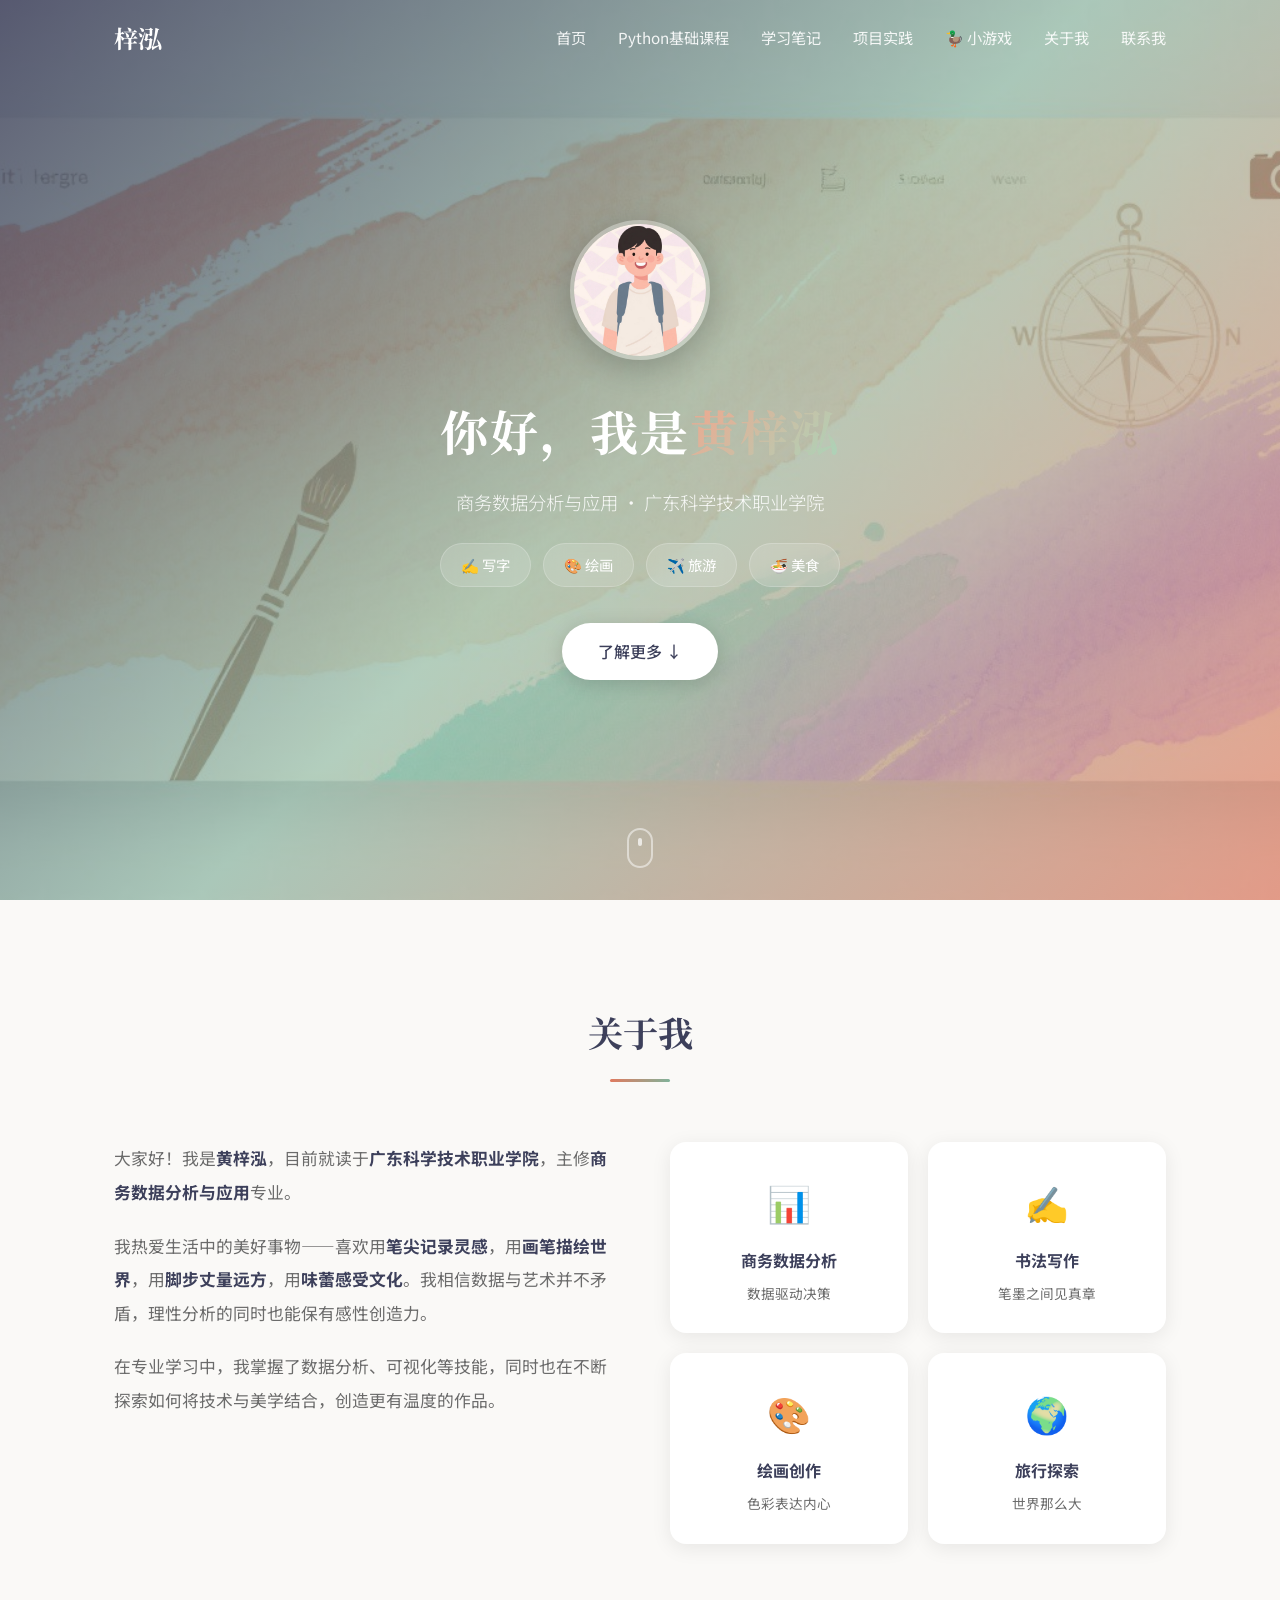
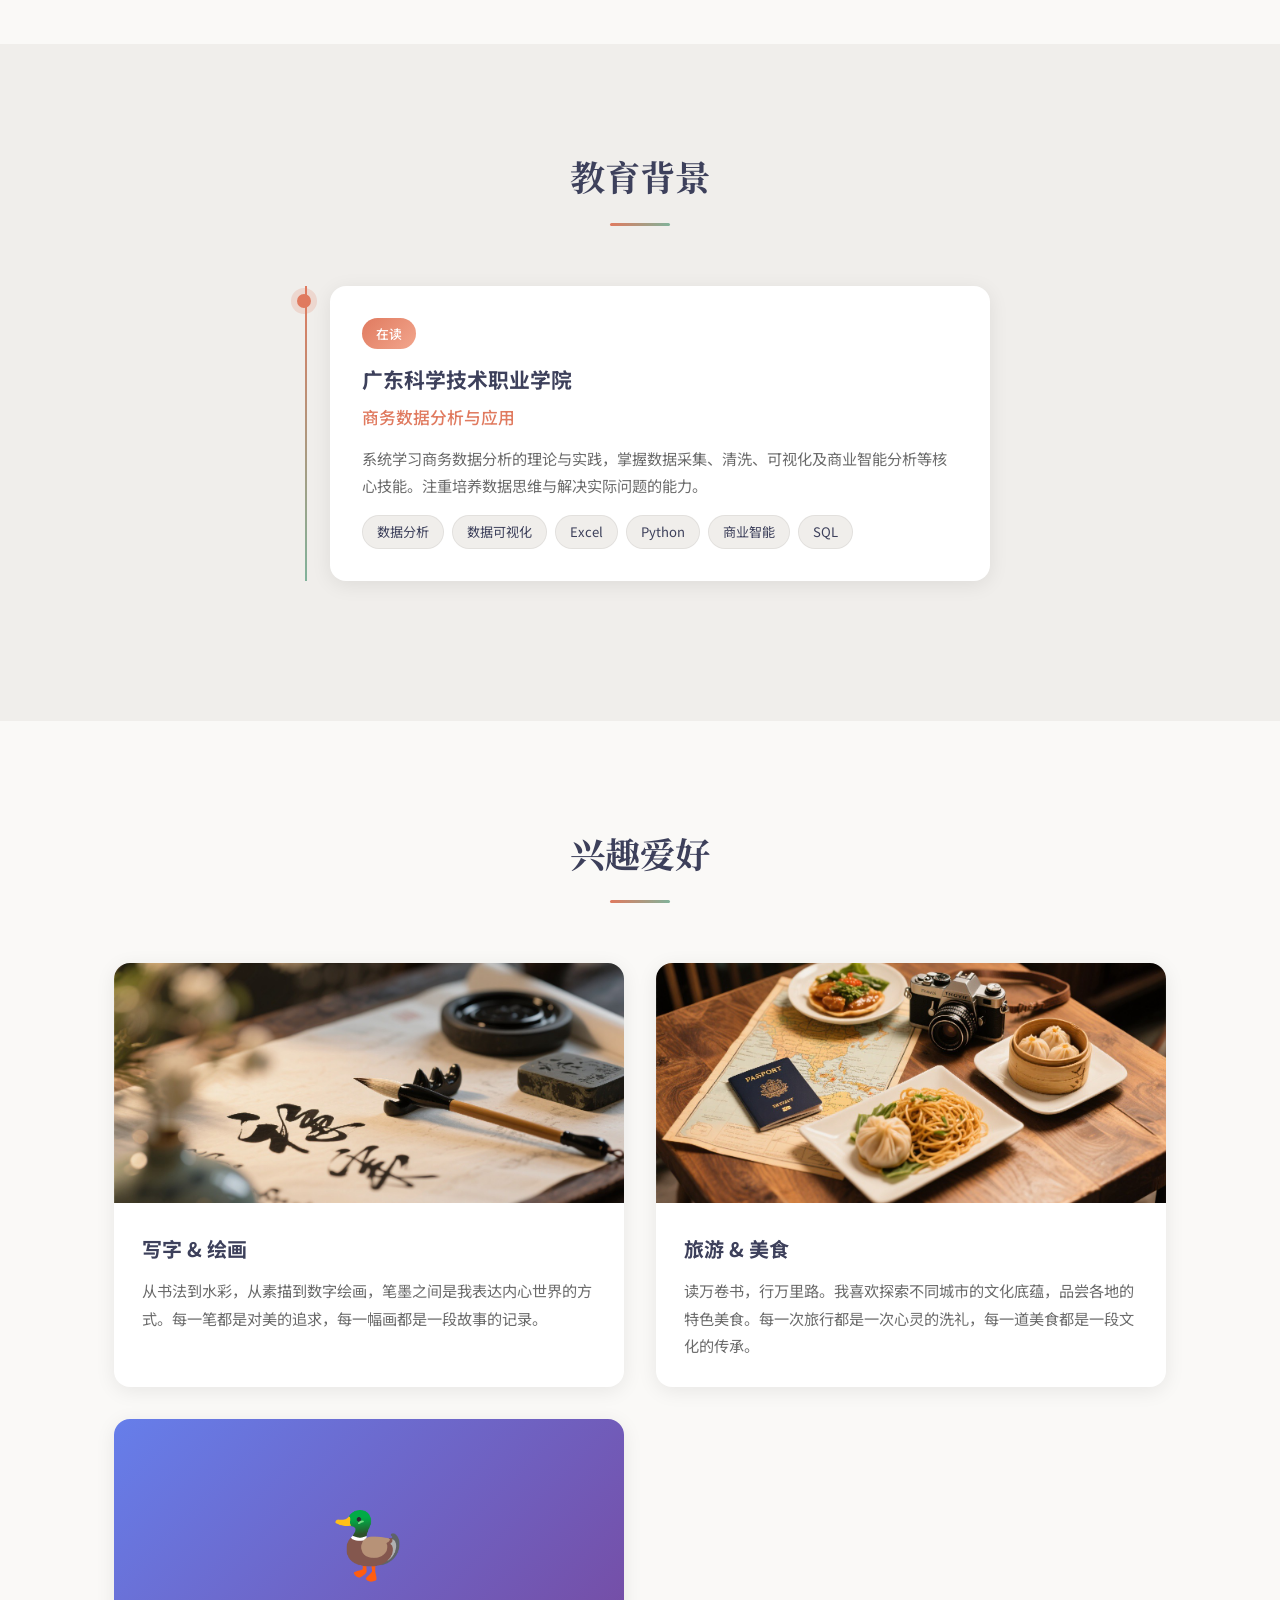
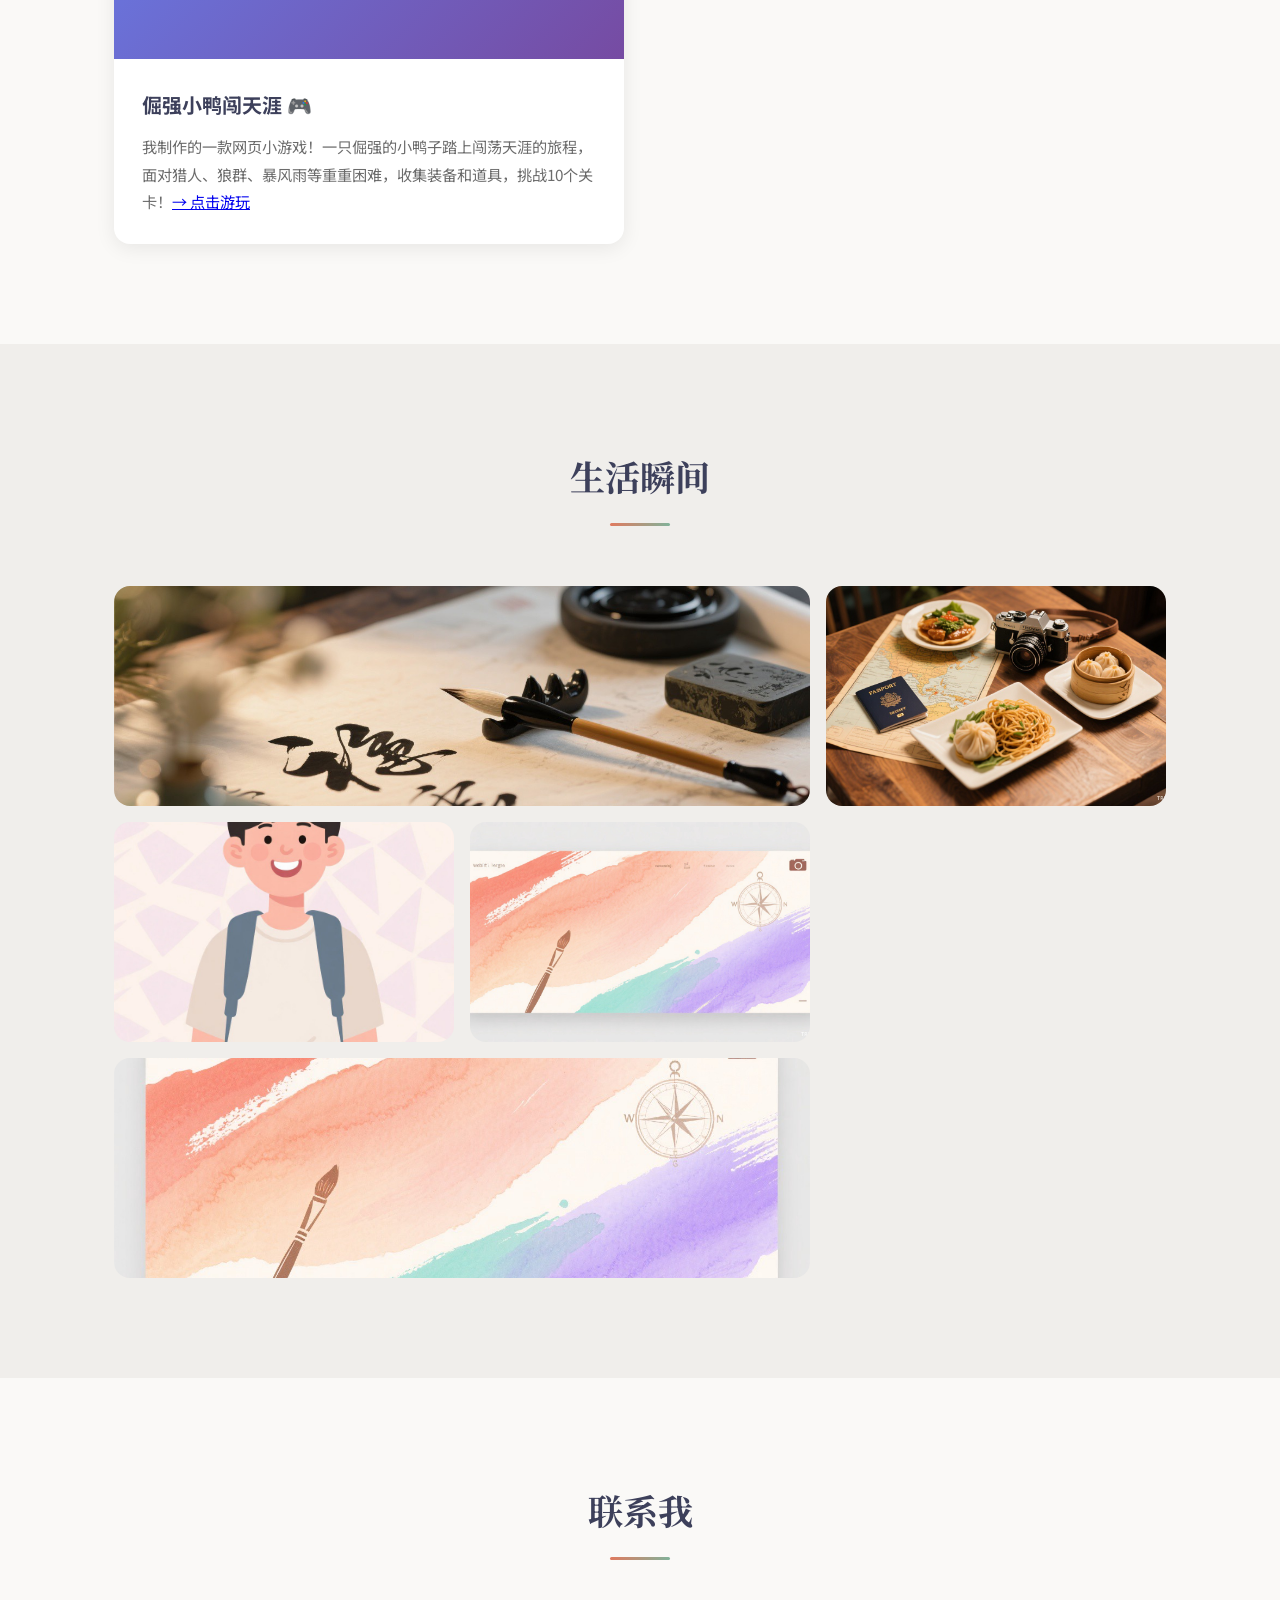
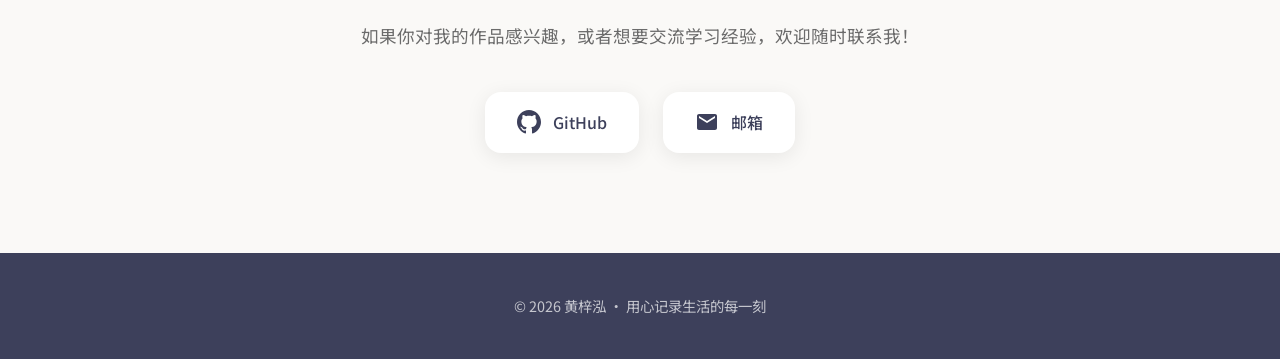
<file: index.html>
<!DOCTYPE html>
<html lang="zh-CN">
<head>
  <meta charset="UTF-8">
  <meta name="viewport" content="width=device-width, initial-scale=1.0">
  <title>黄梓泓 | 个人主页</title>
  <link rel="stylesheet" href="style.css">
  <link rel="preconnect" href="https://fonts.googleapis.com">
  <link href="https://fonts.googleapis.com/css2?family=Noto+Serif+SC:wght@400;700&family=Noto+Sans+SC:wght@300;400;500;700&display=swap" rel="stylesheet">
</head>
<body>
  <!-- 导航栏 -->
  <nav id="navbar">
    <div class="nav-container">
      <a href="#" class="nav-logo">梓泓</a>
      <ul class="nav-links">
        <li><a href="#hero" class="active">首页</a></li>
        <li><a href="python.html">Python基础课程</a></li>
        <li><a href="notes.html">学习笔记</a></li>
        <li><a href="projects.html">项目实践</a></li>
        <li><a href="duck-adventure.html">🦆 小游戏</a></li>
        <li><a href="#about">关于我</a></li>
        <li><a href="#contact">联系我</a></li>
      </ul>
      <button class="nav-toggle" aria-label="菜单">
        <span></span><span></span><span></span>
      </button>
    </div>
  </nav>

  <!-- 首屏 Hero -->
  <header id="hero">
    <div class="hero-overlay"></div>
    <div class="hero-content">
      <div class="hero-avatar">
        <img src="assets/avatar.jpg" alt="黄梓泓头像">
      </div>
      <h1 class="hero-title">你好，我是<span class="highlight">黄梓泓</span></h1>
      <p class="hero-subtitle">商务数据分析与应用 · 广东科学技术职业学院</p>
      <div class="hero-tags">
        <span class="tag">✍️ 写字</span>
        <span class="tag">🎨 绘画</span>
        <span class="tag">✈️ 旅游</span>
        <span class="tag">🍜 美食</span>
      </div>
      <a href="#about" class="hero-btn">了解更多 ↓</a>
    </div>
    <div class="scroll-indicator">
      <div class="mouse">
        <div class="wheel"></div>
      </div>
    </div>
  </header>

  <!-- 关于我 -->
  <section id="about" class="section">
    <div class="container">
      <h2 class="section-title">关于我</h2>
      <div class="about-grid">
        <div class="about-text">
          <p>大家好！我是<strong>黄梓泓</strong>，目前就读于<strong>广东科学技术职业学院</strong>，主修<strong>商务数据分析与应用</strong>专业。</p>
          <p>我热爱生活中的美好事物——喜欢用<strong>笔尖记录灵感</strong>，用<strong>画笔描绘世界</strong>，用<strong>脚步丈量远方</strong>，用<strong>味蕾感受文化</strong>。我相信数据与艺术并不矛盾，理性分析的同时也能保有感性创造力。</p>
          <p>在专业学习中，我掌握了数据分析、可视化等技能，同时也在不断探索如何将技术与美学结合，创造更有温度的作品。</p>
        </div>
        <div class="about-stats">
          <div class="stat-card">
            <div class="stat-icon">📊</div>
            <h3>商务数据分析</h3>
            <p>数据驱动决策</p>
          </div>
          <div class="stat-card">
            <div class="stat-icon">✍️</div>
            <h3>书法写作</h3>
            <p>笔墨之间见真章</p>
          </div>
          <div class="stat-card">
            <div class="stat-icon">🎨</div>
            <h3>绘画创作</h3>
            <p>色彩表达内心</p>
          </div>
          <div class="stat-card">
            <div class="stat-icon">🌍</div>
            <h3>旅行探索</h3>
            <p>世界那么大</p>
          </div>
        </div>
      </div>
    </div>
  </section>

  <!-- 教育背景 -->
  <section id="education" class="section section-alt">
    <div class="container">
      <h2 class="section-title">教育背景</h2>
      <div class="timeline">
        <div class="timeline-item active">
          <div class="timeline-dot"></div>
          <div class="timeline-content">
            <div class="timeline-badge">在读</div>
            <h3>广东科学技术职业学院</h3>
            <h4>商务数据分析与应用</h4>
            <p>系统学习商务数据分析的理论与实践，掌握数据采集、清洗、可视化及商业智能分析等核心技能。注重培养数据思维与解决实际问题的能力。</p>
            <div class="timeline-skills">
              <span>数据分析</span>
              <span>数据可视化</span>
              <span>Excel</span>
              <span>Python</span>
              <span>商业智能</span>
              <span>SQL</span>
            </div>
          </div>
        </div>
      </div>
    </div>
  </section>

  <!-- 兴趣爱好 -->
  <section id="hobbies" class="section">
    <div class="container">
      <h2 class="section-title">兴趣爱好</h2>
      <div class="hobbies-grid">
        <div class="hobby-card" data-aos="fade-up">
          <div class="hobby-img">
            <img src="assets/calligraphy.jpg" alt="写字绘画">
            <div class="hobby-overlay">
              <span>✍️</span>
            </div>
          </div>
          <div class="hobby-info">
            <h3>写字 & 绘画</h3>
            <p>从书法到水彩，从素描到数字绘画，笔墨之间是我表达内心世界的方式。每一笔都是对美的追求，每一幅画都是一段故事的记录。</p>
          </div>
        </div>
        <div class="hobby-card" data-aos="fade-up" data-aos-delay="100">
          <div class="hobby-img">
            <img src="assets/travel-food.jpg" alt="旅游美食">
            <div class="hobby-overlay">
              <span>✈️</span>
            </div>
          </div>
          <div class="hobby-info">
            <h3>旅游 & 美食</h3>
            <p>读万卷书，行万里路。我喜欢探索不同城市的文化底蕴，品尝各地的特色美食。每一次旅行都是一次心灵的洗礼，每一道美食都是一段文化的传承。</p>
          </div>
        </div>
        <div class="hobby-card" data-aos="fade-up" data-aos-delay="200">
          <div class="hobby-img" style="background: linear-gradient(135deg, #667eea 0%, #764ba2 100%); display: flex; align-items: center; justify-content: center; min-height: 200px;">
            <div class="hobby-overlay">
              <span>🦆</span>
            </div>
            <span style="font-size: 64px; position: absolute; z-index: 1;">🦆</span>
          </div>
          <div class="hobby-info">
            <h3><a href="duck-adventure.html" style="color: inherit; text-decoration: none;">倔强小鸭闯天涯 🎮</a></h3>
            <p>我制作的一款网页小游戏！一只倔强的小鸭子踏上闯荡天涯的旅程，面对猎人、狼群、暴风雨等重重困难，收集装备和道具，挑战10个关卡！<a href="duck-adventure.html">→ 点击游玩</a></p>
          </div>
        </div>
      </div>
    </div>
  </section>

  <!-- 作品集 -->
  <section id="gallery" class="section section-alt">
    <div class="container">
      <h2 class="section-title">生活瞬间</h2>
      <div class="gallery-grid">
        <div class="gallery-item large">
          <img src="assets/calligraphy.jpg" alt="书法作品">
          <div class="gallery-caption">
            <h4>笔墨丹青</h4>
            <p>书法与绘画的融合</p>
          </div>
        </div>
        <div class="gallery-item">
          <img src="assets/travel-food.jpg" alt="旅行记录">
          <div class="gallery-caption">
            <h4>旅途风景</h4>
            <p>用镜头记录美好</p>
          </div>
        </div>
        <div class="gallery-item">
          <img src="assets/avatar.jpg" alt="个人写真">
          <div class="gallery-caption">
            <h4>日常记录</h4>
            <p>生活中的小确幸</p>
          </div>
        </div>
        <div class="gallery-item">
          <img src="assets/hero-bg.jpg" alt="创意灵感">
          <div class="gallery-caption">
            <h4>创意灵感</h4>
            <p>数据与艺术的碰撞</p>
          </div>
        </div>
        <div class="gallery-item large">
          <img src="assets/hero-bg.jpg" alt="未来展望">
          <div class="gallery-caption">
            <h4>未来可期</h4>
            <p>保持热爱，奔赴山海</p>
          </div>
        </div>
      </div>
    </div>
  </section>

  <!-- 联系我 -->
  <section id="contact" class="section">
    <div class="container">
      <h2 class="section-title">联系我</h2>
      <div class="contact-content">
        <p class="contact-desc">如果你对我的作品感兴趣，或者想要交流学习经验，欢迎随时联系我！</p>
        <div class="contact-links">
          <a href="https://github.com/Zhh0606" target="_blank" class="contact-card">
            <div class="contact-icon">
              <svg viewBox="0 0 24 24" fill="currentColor"><path d="M12 0c-6.626 0-12 5.373-12 12 0 5.302 3.438 9.8 8.207 11.387.599.111.793-.261.793-.577v-2.234c-3.338.726-4.033-1.416-4.033-1.416-.546-1.387-1.333-1.756-1.333-1.756-1.089-.745.083-.729.083-.729 1.205.084 1.839 1.237 1.839 1.237 1.07 1.834 2.807 1.304 3.492.997.107-.775.418-1.305.762-1.604-2.665-.305-5.467-1.334-5.467-5.931 0-1.311.469-2.381 1.236-3.221-.124-.303-.535-1.524.117-3.176 0 0 1.008-.322 3.301 1.23.957-.266 1.983-.399 3.003-.404 1.02.005 2.047.138 3.006.404 2.291-1.552 3.297-1.23 3.297-1.23.653 1.653.242 2.874.118 3.176.77.84 1.235 1.911 1.235 3.221 0 4.609-2.807 5.624-5.479 5.921.43.372.823 1.102.823 2.222v3.293c0 .319.192.694.801.576 4.765-1.589 8.199-6.086 8.199-11.386 0-6.627-5.373-12-12-12z"/></svg>
            </div>
            <span>GitHub</span>
          </a>
          <a href="mailto:zihong@example.com" class="contact-card">
            <div class="contact-icon">
              <svg viewBox="0 0 24 24" fill="currentColor"><path d="M20 4H4c-1.1 0-1.99.9-1.99 2L2 18c0 1.1.9 2 2 2h16c1.1 0 2-.9 2-2V6c0-1.1-.9-2-2-2zm0 4l-8 5-8-5V6l8 5 8-5v2z"/></svg>
            </div>
            <span>邮箱</span>
          </a>
        </div>
      </div>
    </div>
  </section>

  <!-- 页脚 -->
  <footer>
    <div class="container">
      <p>&copy; 2026 黄梓泓 · 用心记录生活的每一刻</p>
    </div>
  </footer>

  <script src="script.js"></script>
</body>
</html>
</file>
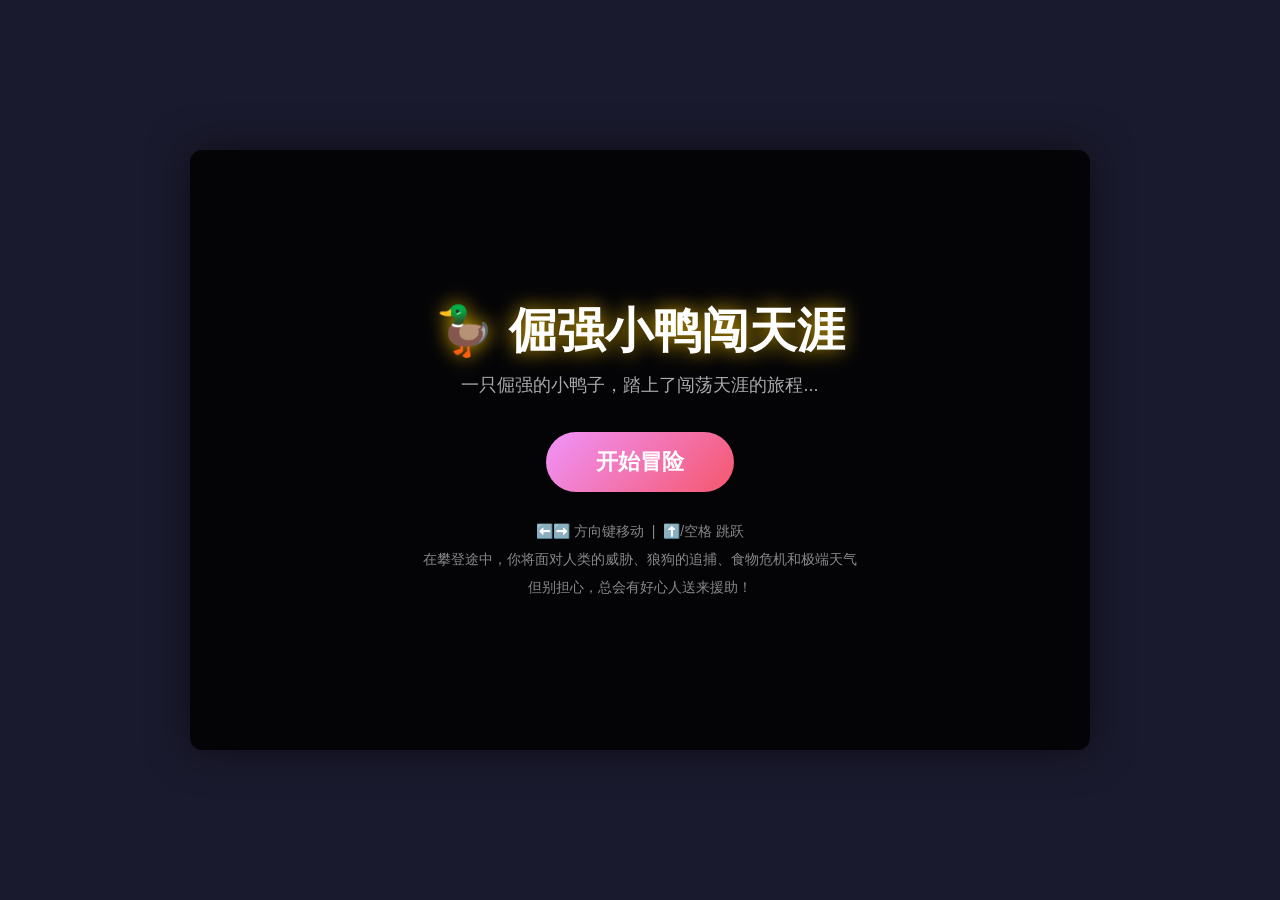
<file: duck-adventure.html>
<!DOCTYPE html>
<html lang="zh-CN">
<head>
<meta charset="UTF-8">
<meta name="viewport" content="width=device-width, initial-scale=1.0">
<title>倔强小鸭闯天涯</title>
<style>
* { margin: 0; padding: 0; box-sizing: border-box; }
body {
  background: #1a1a2e;
  display: flex;
  justify-content: center;
  align-items: center;
  min-height: 100vh;
  font-family: 'Microsoft YaHei', 'PingFang SC', sans-serif;
  overflow: hidden;
}
#gameContainer {
  position: relative;
  width: 900px;
  height: 600px;
  border-radius: 12px;
  overflow: hidden;
  box-shadow: 0 0 40px rgba(0,0,0,0.5);
}
canvas {
  display: block;
  width: 100%;
  height: 100%;
}
#startScreen, #gameOverScreen {
  position: absolute;
  top: 0; left: 0;
  width: 100%; height: 100%;
  display: flex;
  flex-direction: column;
  justify-content: center;
  align-items: center;
  background: rgba(0,0,0,0.85);
  z-index: 10;
  color: white;
}
#startScreen h1 {
  font-size: 48px;
  margin-bottom: 10px;
  text-shadow: 0 0 20px rgba(255,200,0,0.8);
}
#startScreen .subtitle {
  font-size: 18px;
  color: #aaa;
  margin-bottom: 30px;
}
#startScreen .controls {
  font-size: 14px;
  color: #888;
  margin-top: 20px;
  text-align: center;
  line-height: 2;
}
.btn {
  padding: 15px 50px;
  font-size: 22px;
  border: none;
  border-radius: 30px;
  cursor: pointer;
  background: linear-gradient(135deg, #f093fb, #f5576c);
  color: white;
  font-weight: bold;
  transition: transform 0.2s, box-shadow 0.2s;
  margin: 5px;
}
.btn:hover {
  transform: scale(1.05);
  box-shadow: 0 5px 20px rgba(245,87,108,0.5);
}
#gameOverScreen h1 { font-size: 42px; color: #ff6b6b; margin-bottom: 10px; }
#gameOverScreen .score { font-size: 24px; color: #ffd93d; margin-bottom: 20px; }
#gameOverScreen .stats { font-size: 16px; color: #aaa; margin-bottom: 20px; line-height: 1.8; }
#fallScreen {
  position: absolute;
  top: 0; left: 0;
  width: 100%; height: 100%;
  display: none;
  flex-direction: column;
  justify-content: center;
  align-items: center;
  background: rgba(0,0,0,0.8);
  z-index: 10;
  color: white;
}
#fallScreen h1 { font-size: 38px; color: #FF9800; margin-bottom: 8px; text-shadow: 0 0 15px rgba(255,152,0,0.6); }
#fallScreen .fall-info { font-size: 16px; color: #ccc; margin-bottom: 25px; text-align: center; line-height: 1.8; }
#fallScreen .fall-buttons { display: flex; gap: 20px; }
.btn-retry {
  padding: 14px 40px;
  font-size: 20px;
  border: none;
  border-radius: 30px;
  cursor: pointer;
  background: linear-gradient(135deg, #43e97b, #38f9d7);
  color: white;
  font-weight: bold;
  transition: transform 0.2s, box-shadow 0.2s;
}
.btn-retry:hover {
  transform: scale(1.05);
  box-shadow: 0 5px 20px rgba(67,233,123,0.5);
}
.btn-quit {
  padding: 14px 40px;
  font-size: 20px;
  border: none;
  border-radius: 30px;
  cursor: pointer;
  background: linear-gradient(135deg, #a18cd1, #fbc2eb);
  color: white;
  font-weight: bold;
  transition: transform 0.2s, box-shadow 0.2s;
}
.btn-quit:hover {
  transform: scale(1.05);
  box-shadow: 0 5px 20px rgba(161,140,209,0.5);
}
#mobileControls {
  position: absolute;
  bottom: 10px;
  left: 0; right: 0;
  display: none;
  justify-content: space-between;
  padding: 0 20px;
  z-index: 5;
  pointer-events: none;
}
.mobile-btn {
  width: 60px; height: 60px;
  border-radius: 50%;
  border: 2px solid rgba(255,255,255,0.3);
  background: rgba(255,255,255,0.1);
  color: white;
  font-size: 24px;
  display: flex;
  align-items: center;
  justify-content: center;
  pointer-events: auto;
  user-select: none;
  -webkit-user-select: none;
}
.mobile-btn:active { background: rgba(255,255,255,0.3); }
.mobile-left-group { display: flex; gap: 10px; }
@media (max-width: 920px) {
  #gameContainer { width: 100vw; height: 100vh; border-radius: 0; }
  #mobileControls { display: flex; }
}
</style>
</head>
<body>

<div id="gameContainer">
  <canvas id="gameCanvas" width="900" height="600"></canvas>
  
  <div id="startScreen">
    <h1>🦆 倔强小鸭闯天涯</h1>
    <p class="subtitle">一只倔强的小鸭子，踏上了闯荡天涯的旅程...</p>
    <button class="btn" onclick="startGame()">开始冒险</button>
    <div class="controls">
      ⬅️➡️ 方向键移动 &nbsp;|&nbsp; ⬆️/空格 跳跃<br>
      在攀登途中，你将面对人类的威胁、狼狗的追捕、食物危机和极端天气<br>
      但别担心，总会有好心人送来援助！
    </div>
  </div>

  <div id="gameOverScreen" style="display:none;">
    <h1>💀 冒险结束</h1>
    <div class="score" id="finalScore">攀登距离: 0m</div>
    <div class="stats" id="finalStats"></div>
    <button class="btn" onclick="startGame()">再次挑战</button>
  </div>

  <div id="fallScreen">
    <h1>💥 鸭子掉下去了！</h1>
    <div class="fall-info" id="fallInfo">
      当前攀登距离: <span id="fallDistance">0</span>m<br>
      剩余生命值: <span id="fallHealth">0</span>
    </div>
    <div class="fall-buttons">
      <button class="btn-retry" onclick="retryFromFall()">🔄 重新挑战</button>
      <button class="btn-quit" onclick="endGameFromFall()">🏁 结束挑战</button>
    </div>
  </div>

  <div id="mobileControls">
    <div class="mobile-left-group">
      <div class="mobile-btn" id="btnLeft">⬅</div>
      <div class="mobile-btn" id="btnRight">➡</div>
    </div>
    <div class="mobile-btn" id="btnJump">⬆</div>
  </div>
</div>

<script>
// ==================== 游戏核心 ====================
const canvas = document.getElementById('gameCanvas');
const ctx = canvas.getContext('2d');
const W = 900, H = 600;

// ==================== 关卡配置 ====================
const LEVELS = [
  { name: '翠绿草原', desc: '宁静的起点', mainThreat: 'wolves', difficulty: 1, gap: 70, platW: [100,160], eventGap: 700, powerupGap: 350, color: '#4CAF50' },
  { name: '猎人之林', desc: '猎人开始出没', mainThreat: 'hunter', difficulty: 1.3, gap: 75, platW: [90,150], eventGap: 650, powerupGap: 340, color: '#388E3C' },
  { name: '狼群峡谷', desc: '狼群在暗处窥视', mainThreat: 'wolves', difficulty: 1.6, gap: 80, platW: [85,140], eventGap: 600, powerupGap: 330, color: '#795548' },
  { name: '暴风山脊', desc: '暴风雨即将来临', mainThreat: 'storm', difficulty: 2.0, gap: 85, platW: [80,130], eventGap: 550, powerupGap: 320, color: '#546E7A' },
  { name: '饥荒荒原', desc: '食物极度匮乏', mainThreat: 'food_crisis', difficulty: 2.4, gap: 90, platW: [75,125], eventGap: 500, powerupGap: 300, color: '#8D6E63' },
  { name: '暴雪冰峰', desc: '严寒考验意志', mainThreat: 'snow', difficulty: 2.9, gap: 95, platW: [70,120], eventGap: 480, powerupGap: 290, color: '#90A4AE' },
  { name: '猎人要塞', desc: '猎人密集防守', mainThreat: 'hunter', difficulty: 3.4, gap: 100, platW: [65,115], eventGap: 450, powerupGap: 280, color: '#D32F2F' },
  { name: '狼王领地', desc: '狼王亲自追捕', mainThreat: 'wolves', difficulty: 4.0, gap: 105, platW: [60,110], eventGap: 420, powerupGap: 270, color: '#4E342E' },
  { name: '熔岩地狱', desc: '极端高温炙烤', mainThreat: 'heatwave', difficulty: 4.6, gap: 110, platW: [55,105], eventGap: 400, powerupGap: 260, color: '#FF5722' },
  { name: '终极巅峰', desc: '所有困难集中爆发', mainThreat: 'all', difficulty: 5.5, gap: 115, platW: [50,100], eventGap: 350, powerupGap: 250, color: '#FFD700' }
];
const LEVEL_DISTANCE = 500; // 每关500米
const TOTAL_LEVELS = LEVELS.length;

// 游戏状态
let game = {
  running: false,
  paused: false,
  camera: { x: 0, y: 0 },
  distance: 0,
  speed: 2,
  baseSpeed: 2,
  time: 0,
  difficulty: 1,
  eventsTriggered: 0,
  maxDistance: 0,
  score: 0,
  goalDistance: TOTAL_LEVELS * LEVEL_DISTANCE,
  reachedGoal: false,
  currentLevel: 0, // 当前关卡索引 0-9
  levelStartX: 0,  // 当前关卡起点的世界X坐标（像素）
  levelTransitioning: false,
  levelCleared: new Array(TOTAL_LEVELS).fill(false)
};

// ==================== 鸭子角色 ====================
let duck = {
  x: 150, y: 400, w: 40, h: 35,
  vx: 0, vy: 0,
  onGround: false,
  health: 100, maxHealth: 100,
  hunger: 100, maxHunger: 100,
  immunity: 0,
  facing: 1,
  animFrame: 0, animTimer: 0,
  walking: false,
  invincible: 0,
  // 装备
  hasArmor: false, armorDurability: 0,
  hasHelmet: false, helmetDurability: 0,
  hasWaterproof: false, waterproofDurability: 0,
  // 状态效果
  speedBoost: 0,
  shieldActive: false,
  shieldTimer: 0,
  // 动画
  blinkTimer: 0,
  hurtTimer: 0,
  quackTimer: 0
};

// ==================== 世界系统 ====================
let platforms = [];
let obstacles = [];
let powerups = [];
let particles = [];
let weatherParticles = [];
let notifications = [];
let enemies = [];
let projectiles = [];

// 地形生成
let terrainGen = {
  lastPlatformX: 0,
  lastPlatformY: 400,
  nextEventDistance: 800,
  nextPowerupDistance: 400,
  generatedUpTo: 0
};

// 当前活跃事件
let activeEvent = null;
let eventTimer = 0;
let eventWarningTimer = 0;

// 背景层
let bgLayers = {
  mountains: [],
  trees: [],
  clouds: []
};

// ==================== 输入系统 ====================
const keys = {};
document.addEventListener('keydown', e => {
  keys[e.code] = true;
  if (['Space','ArrowUp','ArrowDown','ArrowLeft','ArrowRight'].includes(e.code)) e.preventDefault();
});
document.addEventListener('keyup', e => { keys[e.code] = false; });

// 移动端控制
function setupMobile() {
  const btnL = document.getElementById('btnLeft');
  const btnR = document.getElementById('btnRight');
  const btnJ = document.getElementById('btnJump');
  
  const addTouch = (el, key) => {
    el.addEventListener('touchstart', e => { e.preventDefault(); keys[key] = true; });
    el.addEventListener('touchend', e => { e.preventDefault(); keys[key] = false; });
  };
  addTouch(btnL, 'ArrowLeft');
  addTouch(btnR, 'ArrowRight');
  addTouch(btnJ, 'Space');
}
setupMobile();

// ==================== 绘制函数 ====================

// 绘制鸭子（高像素卡通风格）
function drawDuck(x, y, facing, frame, state) {
  ctx.save();
  ctx.translate(x + 20, y + 17);
  ctx.scale(facing, 1);
  
  const bobY = state === 'walk' ? Math.sin(frame * 0.3) * 3 : 0;
  const hurt = duck.hurtTimer > 0;
  
  // 防水套装效果
  if (duck.hasWaterproof) {
    ctx.fillStyle = 'rgba(0, 150, 255, 0.3)';
    ctx.beginPath();
    ctx.ellipse(0, bobY + 2, 25, 22, 0, 0, Math.PI * 2);
    ctx.fill();
  }
  
  // 身体
  const bodyColor = hurt ? '#ff8888' : '#FFD93D';
  ctx.fillStyle = bodyColor;
  ctx.beginPath();
  ctx.ellipse(0, bobY + 5, 18, 14, 0, 0, Math.PI * 2);
  ctx.fill();
  ctx.strokeStyle = '#E8B830';
  ctx.lineWidth = 1.5;
  ctx.stroke();
  
  // 翅膀
  const wingAngle = state === 'walk' ? Math.sin(frame * 0.3) * 0.3 : -0.2;
  ctx.save();
  ctx.translate(-5, bobY + 2);
  ctx.rotate(wingAngle);
  ctx.fillStyle = hurt ? '#ffaa88' : '#FFC107';
  ctx.beginPath();
  ctx.ellipse(0, 0, 10, 6, -0.3, 0, Math.PI * 2);
  ctx.fill();
  ctx.strokeStyle = '#E8A800';
  ctx.lineWidth = 1;
  ctx.stroke();
  ctx.restore();
  
  // 脚
  const legAnim = state === 'walk' ? Math.sin(frame * 0.3) * 5 : 0;
  ctx.fillStyle = '#FF8C00';
  // 左脚
  ctx.beginPath();
  ctx.ellipse(-6 + legAnim, bobY + 18, 6, 3, 0, 0, Math.PI * 2);
  ctx.fill();
  // 右脚
  ctx.beginPath();
  ctx.ellipse(6 - legAnim, bobY + 18, 6, 3, 0, 0, Math.PI * 2);
  ctx.fill();
  
  // 头
  ctx.fillStyle = bodyColor;
  ctx.beginPath();
  ctx.arc(12, bobY - 8, 12, 0, Math.PI * 2);
  ctx.fill();
  ctx.strokeStyle = '#E8B830';
  ctx.lineWidth = 1.5;
  ctx.stroke();
  
  // 盔甲
  if (duck.hasArmor) {
    ctx.fillStyle = 'rgba(150, 150, 170, 0.7)';
    ctx.beginPath();
    ctx.ellipse(0, bobY + 3, 20, 16, 0, 0, Math.PI * 2);
    ctx.fill();
    ctx.strokeStyle = '#888';
    ctx.lineWidth = 2;
    ctx.stroke();
    // 盔甲高光
    ctx.fillStyle = 'rgba(255,255,255,0.3)';
    ctx.beginPath();
    ctx.ellipse(-5, bobY - 3, 8, 4, -0.3, 0, Math.PI * 2);
    ctx.fill();
  }
  
  // 头盔
  if (duck.hasHelmet) {
    ctx.fillStyle = '#666';
    ctx.beginPath();
    ctx.arc(12, bobY - 10, 14, Math.PI, 0);
    ctx.fill();
    ctx.strokeStyle = '#444';
    ctx.lineWidth = 2;
    ctx.stroke();
    // 头盔面罩
    ctx.fillStyle = 'rgba(100,200,255,0.3)';
    ctx.beginPath();
    ctx.arc(16, bobY - 7, 8, -0.5, 0.5);
    ctx.fill();
  }
  
  // 眼睛
  const blink = duck.blinkTimer > 0 && duck.blinkTimer < 5;
  ctx.fillStyle = 'white';
  ctx.beginPath();
  ctx.ellipse(17, bobY - 10, 5, blink ? 1 : 5, 0, 0, Math.PI * 2);
  ctx.fill();
  ctx.strokeStyle = '#333';
  ctx.lineWidth = 1;
  ctx.stroke();
  
  if (!blink) {
    ctx.fillStyle = '#333';
    ctx.beginPath();
    ctx.arc(18, bobY - 10, 2.5, 0, Math.PI * 2);
    ctx.fill();
    // 眼睛高光
    ctx.fillStyle = 'white';
    ctx.beginPath();
    ctx.arc(19, bobY - 11, 1, 0, Math.PI * 2);
    ctx.fill();
  }
  
  // 嘴巴
  ctx.fillStyle = '#FF6B35';
  ctx.beginPath();
  ctx.moveTo(22, bobY - 6);
  ctx.lineTo(32, bobY - 4);
  ctx.lineTo(22, bobY - 1);
  ctx.closePath();
  ctx.fill();
  ctx.strokeStyle = '#E55A25';
  ctx.lineWidth = 1;
  ctx.stroke();
  
  // 免疫光环
  if (duck.immunity > 0) {
    ctx.strokeStyle = `rgba(0, 255, 100, ${0.3 + Math.sin(game.time * 0.1) * 0.2})`;
    ctx.lineWidth = 2;
    ctx.beginPath();
    ctx.arc(0, bobY + 5, 28, 0, Math.PI * 2);
    ctx.stroke();
  }
  
  // 护盾效果
  if (duck.shieldActive) {
    ctx.strokeStyle = `rgba(100, 200, 255, ${0.4 + Math.sin(game.time * 0.15) * 0.2})`;
    ctx.lineWidth = 3;
    ctx.setLineDash([5, 5]);
    ctx.beginPath();
    ctx.arc(0, bobY + 5, 30, 0, Math.PI * 2);
    ctx.stroke();
    ctx.setLineDash([]);
  }
  
  ctx.restore();
}

// 绘制平台
function drawPlatform(p) {
  const sx = p.x - game.camera.x;
  const sy = p.y - game.camera.y;
  
  // 根据区域类型改变颜色
  let colors;
  if (game.distance < 2000) {
    colors = { top: '#4CAF50', body: '#795548', grass: '#66BB6A' };
  } else if (game.distance < 5000) {
    colors = { top: '#8BC34A', body: '#6D4C41', grass: '#9CCC65' };
  } else if (game.distance < 8000) {
    colors = { top: '#78909C', body: '#546E7A', grass: '#90A4AE' };
  } else {
    colors = { top: '#B0BEC5', body: '#78909C', grass: '#CFD8DC' };
  }
  
  // 泥土
  ctx.fillStyle = colors.body;
  ctx.fillRect(sx, sy + 5, p.w, p.h - 5);
  
  // 草地顶部
  ctx.fillStyle = colors.top;
  ctx.fillRect(sx, sy, p.w, 8);
  
  // 草丛装饰
  ctx.fillStyle = colors.grass;
  for (let gx = sx + 5; gx < sx + p.w - 5; gx += 12) {
    const gh = 4 + Math.sin(gx * 0.5 + game.time * 0.02) * 2;
    ctx.beginPath();
    ctx.moveTo(gx, sy);
    ctx.lineTo(gx + 3, sy - gh);
    ctx.lineTo(gx + 6, sy);
    ctx.fill();
  }
}

// 绘制背景
function drawBackground() {
  // 天空渐变 - 根据距离变化
  const skyProgress = Math.min(game.distance / 10000, 1);
  const skyTop = lerpColor('#87CEEB', '#1a1a3e', skyProgress);
  const skyBottom = lerpColor('#E0F7FA', '#2d2d5e', skyProgress);
  
  const grad = ctx.createLinearGradient(0, 0, 0, H);
  grad.addColorStop(0, skyTop);
  grad.addColorStop(1, skyBottom);
  ctx.fillStyle = grad;
  ctx.fillRect(0, 0, W, H);
  
  // 太阳/月亮
  const sunY = 80 - skyProgress * 40;
  const sunColor = skyProgress > 0.5 ? '#E0E0E0' : '#FFD93D';
  ctx.fillStyle = sunColor;
  ctx.beginPath();
  ctx.arc(750, sunY, 30, 0, Math.PI * 2);
  ctx.fill();
  ctx.fillStyle = skyProgress > 0.5 ? 'rgba(200,200,220,0.2)' : 'rgba(255,217,61,0.2)';
  ctx.beginPath();
  ctx.arc(750, sunY, 45, 0, Math.PI * 2);
  ctx.fill();
  
  // 远山 (视差 0.1)
  const mOffset = game.camera.x * 0.1;
  ctx.fillStyle = skyProgress > 0.5 ? '#2a2a4e' : '#81C784';
  for (let i = 0; i < 5; i++) {
    const mx = (i * 300 - mOffset % 300 + 300) % (W + 300) - 150;
    const mh = 120 + Math.sin(i * 2.5) * 40;
    ctx.beginPath();
    ctx.moveTo(mx - 180, H);
    ctx.lineTo(mx, H - mh);
    ctx.lineTo(mx + 180, H);
    ctx.fill();
  }
  
  // 中山 (视差 0.2)
  const m2Offset = game.camera.x * 0.2;
  ctx.fillStyle = skyProgress > 0.5 ? '#353560' : '#66BB6A';
  for (let i = 0; i < 7; i++) {
    const mx = (i * 200 - m2Offset % 200 + 200) % (W + 200) - 100;
    const mh = 80 + Math.sin(i * 1.8) * 30;
    ctx.beginPath();
    ctx.moveTo(mx - 120, H);
    ctx.lineTo(mx, H - mh);
    ctx.lineTo(mx + 120, H);
    ctx.fill();
  }
  
  // 云朵 (视差 0.05)
  const cOffset = game.camera.x * 0.05;
  ctx.fillStyle = 'rgba(255,255,255,0.6)';
  for (let i = 0; i < 6; i++) {
    const cx = (i * 250 - cOffset % 250 + 250) % (W + 250) - 125;
    const cy = 60 + Math.sin(i * 3) * 30;
    drawCloud(cx, cy, 0.8 + Math.sin(i) * 0.3);
  }
  
  // 树木 (视差 0.3)
  const tOffset = game.camera.x * 0.3;
  for (let i = 0; i < 10; i++) {
    const tx = (i * 150 - tOffset % 150 + 150) % (W + 150) - 75;
    const ty = H - 100 + Math.sin(i * 2) * 20;
    drawTree(tx, ty, skyProgress);
  }
}

function drawCloud(x, y, scale) {
  ctx.save();
  ctx.translate(x, y);
  ctx.scale(scale, scale);
  ctx.beginPath();
  ctx.arc(0, 0, 20, 0, Math.PI * 2);
  ctx.arc(20, -5, 15, 0, Math.PI * 2);
  ctx.arc(-20, -3, 18, 0, Math.PI * 2);
  ctx.arc(10, 5, 12, 0, Math.PI * 2);
  ctx.fill();
  ctx.restore();
}

function drawTree(x, y, progress) {
  // 树干
  ctx.fillStyle = '#5D4037';
  ctx.fillRect(x - 4, y, 8, 30);
  // 树冠
  const green = progress > 0.5 ? '#2E7D32' : '#43A047';
  ctx.fillStyle = green;
  ctx.beginPath();
  ctx.arc(x, y - 5, 18, 0, Math.PI * 2);
  ctx.fill();
  ctx.fillStyle = progress > 0.5 ? '#1B5E20' : '#2E7D32';
  ctx.beginPath();
  ctx.arc(x - 8, y, 12, 0, Math.PI * 2);
  ctx.fill();
  ctx.beginPath();
  ctx.arc(x + 8, y, 12, 0, Math.PI * 2);
  ctx.fill();
}

// ==================== 障碍物绘制 ====================

function drawHunter(o) {
  const sx = o.x - game.camera.x;
  const sy = o.y - game.camera.y;
  
  // 身体
  ctx.fillStyle = '#8B4513';
  ctx.fillRect(sx - 10, sy - 25, 20, 30);
  
  // 头
  ctx.fillStyle = '#FFCCBC';
  ctx.beginPath();
  ctx.arc(sx, sy - 32, 10, 0, Math.PI * 2);
  ctx.fill();
  
  // 猎人帽
  ctx.fillStyle = '#4E342E';
  ctx.fillRect(sx - 14, sy - 42, 28, 6);
  ctx.fillRect(sx - 8, sy - 50, 16, 10);
  
  // 猎枪
  ctx.fillStyle = '#333';
  ctx.save();
  ctx.translate(sx + 10, sy - 15);
  ctx.rotate(-0.3);
  ctx.fillRect(0, -2, 25, 4);
  ctx.restore();
  
  // 眼睛
  ctx.fillStyle = '#333';
  ctx.beginPath();
  ctx.arc(sx + 3, sy - 33, 2, 0, Math.PI * 2);
  ctx.fill();
}

function drawWolf(o) {
  const sx = o.x - game.camera.x;
  const sy = o.y - game.camera.y;
  const runFrame = Math.sin(game.time * 0.2 + o.x) * 5;
  
  // 身体
  ctx.fillStyle = '#5D4037';
  ctx.beginPath();
  ctx.ellipse(sx, sy - 10, 22, 12, 0, 0, Math.PI * 2);
  ctx.fill();
  
  // 头
  ctx.fillStyle = '#6D4C41';
  ctx.beginPath();
  ctx.ellipse(sx + 18, sy - 16, 10, 8, 0, 0, Math.PI * 2);
  ctx.fill();
  
  // 耳朵
  ctx.beginPath();
  ctx.moveTo(sx + 14, sy - 22);
  ctx.lineTo(sx + 12, sy - 32);
  ctx.lineTo(sx + 18, sy - 24);
  ctx.fill();
  ctx.beginPath();
  ctx.moveTo(sx + 20, sy - 22);
  ctx.lineTo(sx + 22, sy - 32);
  ctx.lineTo(sx + 26, sy - 24);
  ctx.fill();
  
  // 嘴巴
  ctx.fillStyle = '#333';
  ctx.beginPath();
  ctx.moveTo(sx + 26, sy - 14);
  ctx.lineTo(sx + 34, sy - 12);
  ctx.lineTo(sx + 26, sy - 10);
  ctx.fill();
  
  // 眼睛（红色）
  ctx.fillStyle = '#F44336';
  ctx.beginPath();
  ctx.arc(sx + 22, sy - 18, 3, 0, Math.PI * 2);
  ctx.fill();
  ctx.fillStyle = '#FFEB3B';
  ctx.beginPath();
  ctx.arc(sx + 22, sy - 18, 1.5, 0, Math.PI * 2);
  ctx.fill();
  
  // 腿
  ctx.fillStyle = '#4E342E';
  ctx.fillRect(sx - 12, sy - 2 + runFrame, 5, 10);
  ctx.fillRect(sx - 2, sy - 2 - runFrame, 5, 10);
  ctx.fillRect(sx + 8, sy - 2 + runFrame, 5, 10);
  ctx.fillRect(sx + 16, sy - 2 - runFrame, 5, 10);
  
  // 尾巴
  ctx.strokeStyle = '#5D4037';
  ctx.lineWidth = 3;
  ctx.beginPath();
  ctx.moveTo(sx - 20, sy - 12);
  ctx.quadraticCurveTo(sx - 30, sy - 25, sx - 25, sy - 30);
  ctx.stroke();
}

function drawBullet(o) {
  const sx = o.x - game.camera.x;
  const sy = o.y - game.camera.y;
  
  ctx.fillStyle = '#FFD700';
  ctx.beginPath();
  ctx.arc(sx, sy, 3, 0, Math.PI * 2);
  ctx.fill();
  
  // 弹道尾迹
  ctx.strokeStyle = 'rgba(255,215,0,0.4)';
  ctx.lineWidth = 2;
  ctx.beginPath();
  ctx.moveTo(sx, sy);
  ctx.lineTo(sx + 15, sy);
  ctx.stroke();
}

// ==================== 道具绘制 ====================

function drawPowerup(p) {
  const sx = p.x - game.camera.x;
  const sy = p.y - game.camera.y + Math.sin(game.time * 0.05 + p.x) * 5;
  
  // 光环
  ctx.fillStyle = `rgba(255, 255, 200, ${0.2 + Math.sin(game.time * 0.08) * 0.1})`;
  ctx.beginPath();
  ctx.arc(sx, sy, 18, 0, Math.PI * 2);
  ctx.fill();
  
  switch(p.type) {
    case 'armor':
      // 盔甲
      ctx.fillStyle = '#9E9E9E';
      ctx.beginPath();
      ctx.moveTo(sx, sy - 12);
      ctx.lineTo(sx - 12, sy - 4);
      ctx.lineTo(sx - 10, sy + 10);
      ctx.lineTo(sx, sy + 14);
      ctx.lineTo(sx + 10, sy + 10);
      ctx.lineTo(sx + 12, sy - 4);
      ctx.closePath();
      ctx.fill();
      ctx.strokeStyle = '#616161';
      ctx.lineWidth = 2;
      ctx.stroke();
      // 十字装饰
      ctx.strokeStyle = '#FFD700';
      ctx.lineWidth = 2;
      ctx.beginPath();
      ctx.moveTo(sx, sy - 6);
      ctx.lineTo(sx, sy + 6);
      ctx.moveTo(sx - 5, sy);
      ctx.lineTo(sx + 5, sy);
      ctx.stroke();
      break;
      
    case 'helmet':
      // 头盔
      ctx.fillStyle = '#666';
      ctx.beginPath();
      ctx.arc(sx, sy - 2, 12, Math.PI, 0);
      ctx.fill();
      ctx.fillRect(sx - 14, sy - 2, 28, 4);
      ctx.strokeStyle = '#444';
      ctx.lineWidth = 2;
      ctx.stroke();
      // 面罩
      ctx.fillStyle = 'rgba(100,200,255,0.4)';
      ctx.beginPath();
      ctx.arc(sx + 3, sy, 7, -0.5, 0.8);
      ctx.fill();
      break;
      
    case 'waterproof':
      // 雨衣
      ctx.fillStyle = '#2196F3';
      ctx.beginPath();
      ctx.moveTo(sx, sy - 14);
      ctx.lineTo(sx - 14, sy + 8);
      ctx.lineTo(sx, sy + 14);
      ctx.lineTo(sx + 14, sy + 8);
      ctx.closePath();
      ctx.fill();
      ctx.strokeStyle = '#1565C0';
      ctx.lineWidth = 2;
      ctx.stroke();
      // 帽子
      ctx.fillStyle = '#1E88E5';
      ctx.beginPath();
      ctx.arc(sx, sy - 10, 8, Math.PI, 0);
      ctx.fill();
      break;
      
    case 'food':
      // 食物（面包）
      ctx.fillStyle = '#D4A574';
      ctx.beginPath();
      ctx.ellipse(sx, sy, 10, 8, 0, 0, Math.PI * 2);
      ctx.fill();
      ctx.fillStyle = '#C49464';
      ctx.beginPath();
      ctx.ellipse(sx, sy - 2, 10, 4, 0, Math.PI, 0);
      ctx.fill();
      // 高光
      ctx.fillStyle = 'rgba(255,255,255,0.3)';
      ctx.beginPath();
      ctx.ellipse(sx - 3, sy - 4, 4, 2, -0.3, 0, Math.PI * 2);
      ctx.fill();
      break;
      
    case 'immunity':
      // 免疫药水
      ctx.fillStyle = 'rgba(0, 255, 100, 0.3)';
      ctx.beginPath();
      ctx.arc(sx, sy, 12, 0, Math.PI * 2);
      ctx.fill();
      ctx.fillStyle = '#4CAF50';
      ctx.beginPath();
      ctx.moveTo(sx - 6, sy - 2);
      ctx.quadraticCurveTo(sx, sy - 14, sx + 6, sy - 2);
      ctx.quadraticCurveTo(sx, sy + 10, sx - 6, sy - 2);
      ctx.fill();
      // 瓶口
      ctx.fillStyle = '#795548';
      ctx.fillRect(sx - 3, sy - 14, 6, 4);
      // 十字
      ctx.strokeStyle = 'white';
      ctx.lineWidth = 1.5;
      ctx.beginPath();
      ctx.moveTo(sx, sy - 8);
      ctx.lineTo(sx, sy - 1);
      ctx.moveTo(sx - 3, sy - 4);
      ctx.lineTo(sx + 3, sy - 4);
      ctx.stroke();
      break;
  }
}

// ==================== 天气效果 ====================

function drawWeather() {
  if (!activeEvent) return;
  
  switch(activeEvent.type) {
    case 'storm':
      // 暴风雨
      ctx.fillStyle = 'rgba(0,0,0,0.3)';
      ctx.fillRect(0, 0, W, H);
      
      // 雨滴
      ctx.strokeStyle = 'rgba(150,200,255,0.6)';
      ctx.lineWidth = 1;
      for (let r of weatherParticles) {
        const sx = r.x - game.camera.x * 0.5;
        ctx.beginPath();
        ctx.moveTo(sx, r.y);
        ctx.lineTo(sx - 3, r.y + 10);
        ctx.stroke();
      }
      
      // 闪电
      if (Math.random() < 0.005) {
        ctx.fillStyle = 'rgba(255,255,255,0.8)';
        ctx.fillRect(0, 0, W, H);
        setTimeout(() => {}, 50);
      }
      break;
      
    case 'snow':
      // 暴雪
      ctx.fillStyle = 'rgba(200,220,255,0.15)';
      ctx.fillRect(0, 0, W, H);
      
      ctx.fillStyle = 'white';
      for (let s of weatherParticles) {
        const sx = s.x - game.camera.x * 0.3;
        ctx.beginPath();
        ctx.arc(sx, s.y, s.size || 2, 0, Math.PI * 2);
        ctx.fill();
      }
      break;
      
    case 'heatwave':
      // 热浪
      ctx.fillStyle = 'rgba(255,100,0,0.1)';
      ctx.fillRect(0, 0, W, H);
      
      // 热浪扭曲线条
      ctx.strokeStyle = 'rgba(255,150,50,0.2)';
      ctx.lineWidth = 2;
      for (let i = 0; i < 5; i++) {
        ctx.beginPath();
        for (let x = 0; x < W; x += 5) {
          const y = H - 50 + Math.sin((x + game.time * 2 + i * 100) * 0.02) * 15;
          if (x === 0) ctx.moveTo(x, y);
          else ctx.lineTo(x, y);
        }
        ctx.stroke();
      }
      break;
  }
}

// ==================== 通知/播报系统 ====================

function addNotification(text, type, duration) {
  notifications.push({
    text: text,
    type: type, // 'danger', 'help', 'info', 'warning'
    timer: duration || 180,
    alpha: 1,
    y: 0
  });
}

function drawNotifications() {
  let ny = 100;
  for (let i = notifications.length - 1; i >= 0; i--) {
    const n = notifications[i];
    n.timer--;
    if (n.timer < 30) n.alpha = n.timer / 30;
    if (n.timer <= 0) { notifications.splice(i, 1); continue; }
    
    const targetY = ny;
    n.y += (targetY - n.y) * 0.1;
    ny += 55;
    
    ctx.save();
    ctx.globalAlpha = n.alpha;
    
    // 背景条
    let bgColor, borderColor, icon;
    switch(n.type) {
      case 'danger':
        bgColor = 'rgba(244,67,54,0.85)';
        borderColor = '#F44336';
        icon = '⚠️';
        break;
      case 'help':
        bgColor = 'rgba(76,175,80,0.85)';
        borderColor = '#4CAF50';
        icon = '🎁';
        break;
      case 'warning':
        bgColor = 'rgba(255,152,0,0.85)';
        borderColor = '#FF9800';
        icon = '⚡';
        break;
      default:
        bgColor = 'rgba(33,150,243,0.85)';
        borderColor = '#2196F3';
        icon = 'ℹ️';
    }
    
    // 通知框
    const textW = ctx.measureText(n.text).width;
    const boxW = Math.max(textW + 80, 300);
    const boxX = (W - boxW) / 2;
    
    ctx.fillStyle = bgColor;
    roundRect(ctx, boxX, n.y, boxW, 45, 10);
    ctx.fill();
    
    ctx.strokeStyle = borderColor;
    ctx.lineWidth = 2;
    roundRect(ctx, boxX, n.y, boxW, 45, 10);
    ctx.stroke();
    
    // 图标和文字
    ctx.font = 'bold 16px "Microsoft YaHei", sans-serif';
    ctx.fillStyle = 'white';
    ctx.textAlign = 'center';
    ctx.textBaseline = 'middle';
    ctx.fillText(`${icon} ${n.text}`, W / 2, n.y + 23);
    
    ctx.restore();
  }
}

function roundRect(ctx, x, y, w, h, r) {
  ctx.beginPath();
  ctx.moveTo(x + r, y);
  ctx.lineTo(x + w - r, y);
  ctx.quadraticCurveTo(x + w, y, x + w, y + r);
  ctx.lineTo(x + w, y + h - r);
  ctx.quadraticCurveTo(x + w, y + h, x + w - r, y + h);
  ctx.lineTo(x + r, y + h);
  ctx.quadraticCurveTo(x, y + h, x, y + h - r);
  ctx.lineTo(x, y + r);
  ctx.quadraticCurveTo(x, y, x + r, y);
  ctx.closePath();
}

// ==================== UI 绘制 ====================

function drawUI() {
  const lvl = LEVELS[game.currentLevel];
  const levelDistStart = game.currentLevel * LEVEL_DISTANCE;
  const levelDistEnd = (game.currentLevel + 1) * LEVEL_DISTANCE;
  const levelProgress = Math.min((game.distance - levelDistStart) / LEVEL_DISTANCE, 1);
  
  // 左上角状态面板
  ctx.fillStyle = 'rgba(0,0,0,0.5)';
  roundRect(ctx, 10, 10, 260, 160, 10);
  ctx.fill();
  
  // 关卡标题
  ctx.font = 'bold 15px "Microsoft YaHei", sans-serif';
  ctx.fillStyle = lvl.color;
  ctx.textAlign = 'left';
  ctx.fillText(`🎮 第${game.currentLevel + 1}关「${lvl.name}」`, 20, 30);
  
  // 关卡进度条
  const levelDist = Math.max(0, game.distance - levelDistStart);
  drawBar(20, 38, 240, 14, levelDist, LEVEL_DISTANCE, lvl.color, shadeColor(lvl.color, -30), `关卡进度 ${Math.floor(levelProgress * 100)}%`);
  
  // 血条
  drawBar(20, 62, 240, 14, duck.health, duck.maxHealth, '#F44336', '#E53935', '❤️ 生命');
  
  // 饥饿值
  drawBar(20, 84, 240, 14, duck.hunger, duck.maxHunger, '#FF9800', '#F57C00', '🍗 饥饿');
  
  // 距离/分数
  ctx.font = 'bold 13px "Microsoft YaHei", sans-serif';
  ctx.fillStyle = 'white';
  ctx.textAlign = 'left';
  ctx.fillText(`📏 攀登距离: ${Math.floor(game.distance)}m  ⭐ 分数: ${game.score}`, 20, 118);
  
  // 总进度条（10关）
  const totalProgress = Math.min(game.distance / game.goalDistance, 1);
  drawBar(20, 128, 240, 14, game.distance, game.goalDistance, '#4FC3F7', '#0288D1', `🏁 总进度 ${Math.floor(totalProgress * 100)}% (${game.currentLevel + 1}/${TOTAL_LEVELS}关)`);
  
  // 关卡小圆点指示器
  const dotStartX = 20;
  const dotY = 155;
  for (let i = 0; i < TOTAL_LEVELS; i++) {
    const dx = dotStartX + i * 24;
    ctx.beginPath();
    ctx.arc(dx + 6, dotY, 5, 0, Math.PI * 2);
    if (game.levelCleared[i]) {
      ctx.fillStyle = '#4CAF50';
    } else if (i === game.currentLevel) {
      ctx.fillStyle = '#FFD93D';
    } else {
      ctx.fillStyle = 'rgba(255,255,255,0.2)';
    }
    ctx.fill();
    ctx.strokeStyle = 'rgba(255,255,255,0.4)';
    ctx.lineWidth = 1;
    ctx.stroke();
  }
  
  // 右上角装备栏
  ctx.fillStyle = 'rgba(0,0,0,0.5)';
  roundRect(ctx, W - 230, 10, 220, 95, 10);
  ctx.fill();
  
  ctx.font = '13px "Microsoft YaHei", sans-serif';
  ctx.textAlign = 'left';
  let ey = 30;
  
  // 盔甲
  ctx.fillStyle = duck.hasArmor ? '#4CAF50' : '#666';
  ctx.fillText(`${duck.hasArmor ? '🛡️' : '⬜'} 盔甲 ${duck.hasArmor ? '(' + duck.armorDurability + ')' : ''}`, W - 220, ey);
  ey += 20;
  
  // 头盔
  ctx.fillStyle = duck.hasHelmet ? '#4CAF50' : '#666';
  ctx.fillText(`${duck.hasHelmet ? '⛑️' : '⬜'} 头盔 ${duck.hasHelmet ? '(' + duck.helmetDurability + ')' : ''}`, W - 220, ey);
  ey += 20;
  
  // 防水
  ctx.fillStyle = duck.hasWaterproof ? '#4CAF50' : '#666';
  ctx.fillText(`${duck.hasWaterproof ? '🧥' : '⬜'} 防水服 ${duck.hasWaterproof ? '(' + duck.waterproofDurability + ')' : ''}`, W - 220, ey);
  ey += 20;
  
  // 免疫
  ctx.fillStyle = duck.immunity > 0 ? '#4CAF50' : '#666';
  ctx.fillText(`${duck.immunity > 0 ? '💊' : '⬜'} 免疫 ${duck.immunity > 0 ? '(' + Math.ceil(duck.immunity / 60) + 's)' : ''}`, W - 220, ey);
  
  // 当前事件提示
  if (activeEvent) {
    ctx.fillStyle = 'rgba(0,0,0,0.6)';
    roundRect(ctx, W/2 - 120, H - 50, 240, 35, 8);
    ctx.fill();
    ctx.font = 'bold 14px "Microsoft YaHei", sans-serif';
    ctx.fillStyle = '#FFD93D';
    ctx.textAlign = 'center';
    ctx.fillText(activeEvent.name, W/2, H - 28);
  }
}

function drawBar(x, y, w, h, value, max, color1, color2, label) {
  // 背景
  ctx.fillStyle = 'rgba(0,0,0,0.5)';
  roundRect(ctx, x, y, w, h, 4);
  ctx.fill();
  
  // 填充
  const fillW = (value / max) * (w - 4);
  if (fillW > 0) {
    const grad = ctx.createLinearGradient(x, y, x + fillW, y);
    grad.addColorStop(0, color1);
    grad.addColorStop(1, color2);
    ctx.fillStyle = grad;
    roundRect(ctx, x + 2, y + 2, fillW, h - 4, 3);
    ctx.fill();
  }
  
  // 标签
  ctx.font = 'bold 11px "Microsoft YaHei", sans-serif';
  ctx.fillStyle = 'white';
  ctx.textAlign = 'center';
  ctx.textBaseline = 'middle';
  ctx.fillText(`${label} ${Math.ceil(value)}/${max}`, x + w/2, y + h/2);
}

// ==================== 粒子系统 ====================

function addParticle(x, y, color, count, spread) {
  for (let i = 0; i < count; i++) {
    particles.push({
      x: x, y: y,
      vx: (Math.random() - 0.5) * spread,
      vy: (Math.random() - 0.5) * spread - 2,
      life: 30 + Math.random() * 30,
      maxLife: 60,
      color: color,
      size: 2 + Math.random() * 3
    });
  }
}

function updateParticles() {
  for (let i = particles.length - 1; i >= 0; i--) {
    const p = particles[i];
    p.x += p.vx;
    p.y += p.vy;
    p.vy += 0.1;
    p.life--;
    if (p.life <= 0) particles.splice(i, 1);
  }
}

function drawParticles() {
  for (const p of particles) {
    const sx = p.x - game.camera.x;
    const sy = p.y - game.camera.y;
    ctx.globalAlpha = p.life / p.maxLife;
    ctx.fillStyle = p.color;
    ctx.beginPath();
    ctx.arc(sx, sy, p.size, 0, Math.PI * 2);
    ctx.fill();
  }
  ctx.globalAlpha = 1;
}

// ==================== 世界生成 ====================

function generateWorld() {
  const genAhead = game.camera.x + W + 500;
  const lvl = LEVELS[game.currentLevel];
  
  while (terrainGen.generatedUpTo < genAhead) {
    // 生成平台（根据关卡难度调整间距和宽度）
    const gap = lvl.gap + Math.random() * 40;
    const px = terrainGen.lastPlatformX + gap;
    const py = terrainGen.lastPlatformY + (Math.random() - 0.5) * 60;
    const clampedY = Math.max(300, Math.min(520, py));
    const pw = lvl.platW[0] + Math.random() * (lvl.platW[1] - lvl.platW[0]);
    
    platforms.push({
      x: px, y: clampedY, w: pw, h: 20
    });
    
    terrainGen.lastPlatformX = px + pw;
    terrainGen.lastPlatformY = clampedY;
    
    // 生成困难事件（根据关卡间距）
    if (terrainGen.lastPlatformX > terrainGen.nextEventDistance) {
      generateEvent(terrainGen.lastPlatformX);
      terrainGen.nextEventDistance += lvl.eventGap + Math.random() * 200;
      terrainGen.nextEventDistance = Math.max(terrainGen.nextEventDistance, terrainGen.lastPlatformX + 300);
    }
    
    // 生成援助道具
    if (terrainGen.lastPlatformX > terrainGen.nextPowerupDistance) {
      generatePowerup(terrainGen.lastPlatformX);
      terrainGen.nextPowerupDistance += lvl.powerupGap + Math.random() * 150;
    }
    
    terrainGen.generatedUpTo = px + pw;
  }
  
  // 清理远离的对象
  const cleanX = game.camera.x - 300;
  platforms = platforms.filter(p => p.x + p.w > cleanX);
  obstacles = obstacles.filter(o => o.x > cleanX);
  powerups = powerups.filter(p => p.x > cleanX);
  enemies = enemies.filter(e => e.x > cleanX);
  projectiles = projectiles.filter(p => p.x > cleanX);
}

function generateEvent(x) {
  const lvl = LEVELS[game.currentLevel];
  const eventTypes = ['hunter', 'wolves', 'food_crisis', 'storm', 'snow', 'heatwave'];
  
  // 根据关卡主题设置权重（主要威胁权重更高）
  let weights = [1, 1, 1, 1, 1, 1];
  switch(lvl.mainThreat) {
    case 'hunter': weights = [4, 2, 1, 1, 0.5, 0.5]; break;
    case 'wolves':  weights = [1, 4, 1, 1, 1, 0.5]; break;
    case 'storm':   weights = [1, 1, 1, 4, 2, 0.5]; break;
    case 'snow':    weights = [1, 1, 1, 2, 4, 0.5]; break;
    case 'food_crisis': weights = [1, 1, 4, 1, 1, 1]; break;
    case 'heatwave': weights = [1, 1, 2, 0.5, 0.5, 4]; break;
    case 'all':     weights = [2, 2, 2, 2, 2, 2]; break;
  }
  
  const totalWeight = weights.reduce((a, b) => a + b, 0);
  let r = Math.random() * totalWeight;
  let type = eventTypes[0];
  for (let i = 0; i < eventTypes.length; i++) {
    r -= weights[i];
    if (r <= 0) { type = eventTypes[i]; break; }
  }
  
  switch(type) {
    case 'hunter':
      // 猎人 + 子弹
      const hunterX = x + 200;
      enemies.push({
        type: 'hunter',
        x: hunterX, y: 400,
        w: 30, h: 50,
        shootTimer: 60,
        active: true
      });
      break;
      
    case 'wolves':
      // 狼群
      for (let i = 0; i < 2 + Math.floor(game.difficulty * 0.5); i++) {
        enemies.push({
          type: 'wolf',
          x: x + 200 + i * 80,
          y: 400 + Math.random() * 60,
          w: 40, h: 30,
          speed: 1.5 + game.difficulty * 0.2,
          active: true
        });
      }
      break;
      
    case 'food_crisis':
      // 食物危机 - 减少饥饿值
      obstacles.push({
        type: 'food_crisis',
        x: x + 100, y: 300,
        w: 300, h: 200,
        active: true
      });
      break;
      
    case 'storm':
      obstacles.push({
        type: 'storm_zone',
        x: x + 100, y: 0,
        w: 400, h: H,
        active: true
      });
      break;
      
    case 'snow':
      obstacles.push({
        type: 'snow_zone',
        x: x + 100, y: 0,
        w: 400, h: H,
        active: true
      });
      break;
      
    case 'heatwave':
      obstacles.push({
        type: 'heat_zone',
        x: x + 100, y: 0,
        w: 400, h: H,
        active: true
      });
      break;
  }
}

function generatePowerup(x) {
  const types = ['armor', 'helmet', 'waterproof', 'food', 'immunity'];
  const type = types[Math.floor(Math.random() * types.length)];
  
  powerups.push({
    type: type,
    x: x + Math.random() * 100,
    y: 350 + Math.random() * 80,
    w: 24, h: 24,
    collected: false
  });
}

// ==================== 天气粒子 ====================

function updateWeatherParticles() {
  if (!activeEvent) {
    weatherParticles = [];
    return;
  }
  
  switch(activeEvent.type) {
    case 'storm':
      // 添加雨滴
      for (let i = 0; i < 5; i++) {
        weatherParticles.push({
          x: game.camera.x + Math.random() * W,
          y: -10,
          vx: -2,
          vy: 8 + Math.random() * 4
        });
      }
      break;
      
    case 'snow':
      // 添加雪花
      if (Math.random() < 0.3) {
        weatherParticles.push({
          x: game.camera.x + Math.random() * W,
          y: -10,
          vx: Math.random() * 2 - 1,
          vy: 1 + Math.random() * 2,
          size: 1 + Math.random() * 3
        });
      }
      break;
  }
  
  // 更新粒子
  for (let i = weatherParticles.length - 1; i >= 0; i--) {
    const p = weatherParticles[i];
    p.x += p.vx;
    p.y += p.vy;
    if (p.y > H + 10 || p.x < game.camera.x - 50) {
      weatherParticles.splice(i, 1);
    }
  }
  
  // 限制粒子数量
  if (weatherParticles.length > 300) {
    weatherParticles.splice(0, weatherParticles.length - 300);
  }
}

// ==================== 游戏逻辑 ====================

function updateDuck() {
  // 输入处理
  const moveSpeed = 4;
  duck.walking = false;
  
  if (keys['ArrowLeft'] || keys['KeyA']) {
    duck.vx = -moveSpeed;
    duck.facing = -1;
    duck.walking = true;
  } else if (keys['ArrowRight'] || keys['KeyD']) {
    duck.vx = moveSpeed;
    duck.facing = 1;
    duck.walking = true;
  } else {
    duck.vx *= 0.7;
  }
  
  if ((keys['Space'] || keys['ArrowUp'] || keys['KeyW']) && duck.onGround) {
    duck.vy = -12;
    duck.onGround = false;
  }
  
  // 重力
  duck.vy += 0.6;
  if (duck.vy > 15) duck.vy = 15;
  
  // 移动
  duck.x += duck.vx;
  duck.y += duck.vy;
  
  // 平台碰撞
  duck.onGround = false;
  for (const p of platforms) {
    if (duck.x + duck.w > p.x && duck.x < p.x + p.w) {
      if (duck.y + duck.h > p.y && duck.y + duck.h < p.y + p.h + 10 && duck.vy >= 0) {
        duck.y = p.y - duck.h;
        duck.vy = 0;
        duck.onGround = true;
      }
    }
  }
  
  // 掉落检测 → 弹出选择面板
  if (duck.y > H + 100) {
    showFallScreen();
    return;
  }
  
  // 防止跑到太左边
  if (duck.x < game.camera.x - 50) {
    duck.x = game.camera.x - 50;
  }
  
  // 动画
  if (duck.walking) {
    duck.animTimer++;
    if (duck.animTimer > 5) {
      duck.animFrame++;
      duck.animTimer = 0;
    }
  }
  
  // 计时器
  if (duck.blinkTimer > 0) duck.blinkTimer--;
  if (duck.hurtTimer > 0) duck.hurtTimer--;
  if (duck.invincible > 0) duck.invincible--;
  if (duck.immunity > 0) duck.immunity--;
  if (duck.speedBoost > 0) duck.speedBoost--;
  
  // 装备耐久
  if (duck.hasArmor) {
    duck.armorDurability--;
    if (duck.armorDurability <= 0) {
      duck.hasArmor = false;
      addNotification('盔甲已损坏！', 'warning');
    }
  }
  if (duck.hasHelmet) {
    duck.helmetDurability--;
    if (duck.helmetDurability <= 0) {
      duck.hasHelmet = false;
      addNotification('头盔已损坏！', 'warning');
    }
  }
  if (duck.hasWaterproof) {
    duck.waterproofDurability--;
    if (duck.waterproofDurability <= 0) {
      duck.hasWaterproof = false;
      addNotification('防水套装已失效！', 'warning');
    }
  }
  
  // 饥饿值自然下降
  duck.hunger -= 0.02;
  if (duck.hunger <= 0) {
    duck.hunger = 0;
    duck.health -= 0.1;
  }
  
  // 无敌闪烁
  if (duck.invincible > 0 && duck.invincible % 6 < 3) {
    duck.invincible = duck.invincible; // 用于绘制闪烁
  }
}

function damageDuck(amount, source) {
  if (duck.invincible > 0) return;
  
  // 装备减伤
  if (duck.hasArmor && source === 'physical') {
    amount *= 0.3;
    duck.armorDurability -= 20;
  }
  if (duck.hasHelmet && source === 'headshot') {
    amount *= 0.2;
    duck.helmetDurability -= 30;
  }
  if (duck.immunity > 0) {
    amount *= 0.3;
  }
  
  duck.health -= amount;
  duck.hurtTimer = 20;
  duck.invincible = 40;
  
  addParticle(duck.x + 20, duck.y + 17, '#FF4444', 8, 4);
  
  if (duck.health <= 0) {
    duck.health = 0;
    showFallScreen();
  }
}

function updateEnemies() {
  for (let i = enemies.length - 1; i >= 0; i--) {
    const e = enemies[i];
    const sx = e.x - game.camera.x;
    
    // 只更新屏幕附近的敌人
    if (sx < -100 || sx > W + 200) continue;
    
    switch(e.type) {
      case 'hunter':
        // 猎人射击
        e.shootTimer--;
        if (e.shootTimer <= 0 && sx > 0 && sx < W) {
          e.shootTimer = 90 - game.difficulty * 5;
          projectiles.push({
            x: e.x - 15,
            y: e.y - 15,
            vx: -6 - game.difficulty * 0.5,
            vy: 0,
            damage: 15,
            source: 'headshot'
          });
          addParticle(e.x - 15, e.y - 15, '#FFD700', 3, 2);
        }
        break;
        
      case 'wolf':
        // 狼追捕鸭子
        const dx = duck.x - e.x;
        const dy = duck.y - e.y;
        const dist = Math.sqrt(dx * dx + dy * dy);
        
        if (dist < 300) {
          e.x += (dx / dist) * e.speed;
          e.y += (dy / dist) * e.speed * 0.5;
        }
        
        // 碰撞检测
        if (Math.abs(duck.x + 20 - e.x) < 30 && Math.abs(duck.y + 17 - e.y) < 25) {
          damageDuck(10, 'physical');
          // 击退
          duck.vx = duck.x > e.x ? 8 : -8;
          duck.vy = -5;
        }
        break;
    }
  }
}

function updateProjectiles() {
  for (let i = projectiles.length - 1; i >= 0; i--) {
    const p = projectiles[i];
    p.x += p.vx;
    p.y += p.vy;
    
    // 碰撞检测
    if (Math.abs(duck.x + 20 - p.x) < 20 && Math.abs(duck.y + 17 - p.y) < 20) {
      damageDuck(p.damage, p.source);
      projectiles.splice(i, 1);
      continue;
    }
    
    // 超出范围
    if (p.x < game.camera.x - 100) {
      projectiles.splice(i, 1);
    }
  }
}

function updateObstacles() {
  for (const o of obstacles) {
    const sx = o.x - game.camera.x;
    
    // 检测鸭子是否在区域内
    if (duck.x + 20 > o.x && duck.x + 20 < o.x + o.w) {
      switch(o.type) {
        case 'food_crisis':
          duck.hunger -= 0.15;
          break;
        case 'storm_zone':
          if (!duck.hasWaterproof) {
            duck.health -= 0.08;
            if (game.time % 120 === 0) damageDuck(3, 'physical');
          }
          break;
        case 'snow_zone':
          if (!duck.hasWaterproof) {
            duck.speedBoost = 0;
            duck.vx *= 0.95;
            duck.health -= 0.05;
          }
          break;
        case 'heat_zone':
          duck.hunger -= 0.08;
          if (duck.immunity <= 0) {
            duck.health -= 0.05;
          }
          break;
      }
    }
  }
}

function updatePowerups() {
  for (let i = powerups.length - 1; i >= 0; i--) {
    const p = powerups[i];
    if (p.collected) continue;
    
    // 碰撞检测
    if (Math.abs(duck.x + 20 - p.x) < 25 && Math.abs(duck.y + 17 - p.y) < 25) {
      p.collected = true;
      collectPowerup(p);
      addParticle(p.x, p.y, '#FFD700', 15, 5);
      powerups.splice(i, 1);
    }
  }
}

function collectPowerup(p) {
  switch(p.type) {
    case 'armor':
      duck.hasArmor = true;
      duck.armorDurability = 600;
      addNotification('获得保护盔甲！减少物理伤害', 'help');
      break;
    case 'helmet':
      duck.hasHelmet = true;
      duck.helmetDurability = 500;
      addNotification('获得防御头盔！抵御远程攻击', 'help');
      break;
    case 'waterproof':
      duck.hasWaterproof = true;
      duck.waterproofDurability = 700;
      addNotification('获得防水套装！抵御恶劣天气', 'help');
      break;
    case 'food':
      duck.hunger = Math.min(duck.maxHunger, duck.hunger + 40);
      duck.health = Math.min(duck.maxHealth, duck.health + 10);
      addNotification('天降食物！恢复饥饿值和生命', 'help');
      break;
    case 'immunity':
      duck.immunity = 600;
      addNotification('获得免疫增益！减少所有伤害', 'help');
      break;
  }
}

function updateActiveEvent() {
  // 检测当前区域的事件
  const duckWorldX = duck.x;
  let inEvent = false;
  
  for (const o of obstacles) {
    if (duckWorldX > o.x && duckWorldX < o.x + o.w) {
      switch(o.type) {
        case 'storm_zone':
          if (!activeEvent || activeEvent.type !== 'storm') {
            activeEvent = { type: 'storm', name: '⛈️ 暴风雨来袭！' };
            addNotification('暴风雨来袭！注意防水！', 'danger', 150);
          }
          inEvent = true;
          break;
        case 'snow_zone':
          if (!activeEvent || activeEvent.type !== 'snow') {
            activeEvent = { type: 'snow', name: '❄️ 暴雪降临！' };
            addNotification('暴雪降临！注意保暖！', 'danger', 150);
          }
          inEvent = true;
          break;
        case 'heat_zone':
          if (!activeEvent || activeEvent.type !== 'heatwave') {
            activeEvent = { type: 'heatwave', name: '🔥 热浪来袭！' };
            addNotification('热浪来袭！注意防暑！', 'danger', 150);
          }
          inEvent = true;
          break;
        case 'food_crisis':
          if (!activeEvent || activeEvent.type !== 'food_crisis') {
            activeEvent = { type: 'food_crisis', name: '🌾 食物危机！' };
            addNotification('进入食物荒芜地带！饥饿值加速下降！', 'danger', 150);
          }
          inEvent = true;
          break;
      }
    }
  }
  
  // 检测猎人/狼
  for (const e of enemies) {
    const dist = Math.abs(duck.x - e.x);
    if (dist < 300) {
      if (e.type === 'hunter' && (!activeEvent || activeEvent.type !== 'hunter')) {
        activeEvent = { type: 'hunter', name: '🔫 猎人出没！' };
        addNotification('警告：猎人正在射击！小心子弹！', 'danger', 150);
      }
      if (e.type === 'wolf' && (!activeEvent || activeEvent.type !== 'wolves')) {
        activeEvent = { type: 'wolves', name: '🐺 狼群追捕！' };
        addNotification('狼群正在追捕你！快跑！', 'danger', 150);
      }
      inEvent = true;
    }
  }
  
  if (!inEvent) {
    activeEvent = null;
  }
}

function updateCamera() {
  // 相机跟随鸭子
  const targetX = duck.x - 200;
  game.camera.x += (targetX - game.camera.x) * 0.08;
  
  // 更新距离
  game.distance = Math.max(game.distance, duck.x / 10);
  game.maxDistance = game.distance;
  
  // 分数 = 攀登距离
  game.score = Math.floor(game.maxDistance);
  
  // 使用当前关卡难度
  const lvl = LEVELS[game.currentLevel];
  game.difficulty = lvl.difficulty;
  game.speed = game.baseSpeed + game.difficulty * 0.3;
  
  // 关卡切换检测
  const newLevel = Math.min(Math.floor(game.distance / LEVEL_DISTANCE), TOTAL_LEVELS - 1);
  if (newLevel > game.currentLevel && !game.levelTransitioning) {
    game.levelTransitioning = true;
    const clearedLevel = game.currentLevel;
    game.levelCleared[clearedLevel] = true;
    game.currentLevel = newLevel;
    game.levelStartX = duck.x;
    
    // 重置地形生成器，让新关卡从当前位置开始生成
    terrainGen.nextEventDistance = duck.x + 300;
    terrainGen.nextPowerupDistance = duck.x + 200;
    
    const newLvl = LEVELS[game.currentLevel];
    addNotification(`✅ 第${clearedLevel + 1}关「${LEVELS[clearedLevel].name}」通过！`, 'help', 180);
    addNotification(`🎮 进入第${game.currentLevel + 1}关「${newLvl.name}」— ${newLvl.desc}`, 'warning', 200);
    
    // 清除旧关卡的敌人和障碍
    enemies = [];
    projectiles = [];
    obstacles = [];
    
    setTimeout(() => { game.levelTransitioning = false; }, 500);
  }
  
  // 终点检测（通过全部10关）
  if (game.maxDistance >= game.goalDistance && !game.reachedGoal) {
    game.reachedGoal = true;
    game.levelCleared[game.currentLevel] = true;
    addNotification('🎉 恭喜！鸭子征服了所有关卡！', 'help', 300);
    addNotification(`🏆 最终分数: ${game.score} 分！`, 'info', 300);
    setTimeout(() => {
      if (game.running) gameOver();
    }, 3000);
  }
}

// ==================== 游戏流程 ====================

function startGame() {
  document.getElementById('startScreen').style.display = 'none';
  document.getElementById('gameOverScreen').style.display = 'none';
  document.getElementById('fallScreen').style.display = 'none';
  
  // 重置游戏状态
  game = {
    running: true,
    paused: false,
    camera: { x: 0, y: 0 },
    distance: 0,
    speed: 2,
    baseSpeed: 2,
    time: 0,
    difficulty: 1,
    eventsTriggered: 0,
    maxDistance: 0,
    score: 0,
    goalDistance: TOTAL_LEVELS * LEVEL_DISTANCE,
    reachedGoal: false,
    currentLevel: 0,
    levelStartX: 0,
    levelTransitioning: false,
    levelCleared: new Array(TOTAL_LEVELS).fill(false)
  };
  
  duck = {
    x: 150, y: 400, w: 40, h: 35,
    vx: 0, vy: 0,
    onGround: false,
    health: 100, maxHealth: 100,
    hunger: 100, maxHunger: 100,
    immunity: 0,
    facing: 1,
    animFrame: 0, animTimer: 0,
    walking: false,
    invincible: 60,
    hasArmor: false, armorDurability: 0,
    hasHelmet: false, helmetDurability: 0,
    hasWaterproof: false, waterproofDurability: 0,
    speedBoost: 0,
    shieldActive: false, shieldTimer: 0,
    blinkTimer: 0,
    hurtTimer: 0,
    quackTimer: 0
  };
  
  platforms = [];
  obstacles = [];
  powerups = [];
  particles = [];
  weatherParticles = [];
  notifications = [];
  enemies = [];
  projectiles = [];
  activeEvent = null;
  
  terrainGen = {
    lastPlatformX: 0,
    lastPlatformY: 400,
    nextEventDistance: 800,
    nextPowerupDistance: 400,
    generatedUpTo: 0
  };
  
  // 初始平台
  platforms.push({ x: 50, y: 450, w: 300, h: 20 });
  terrainGen.lastPlatformX = 350;
  terrainGen.lastPlatformY = 450;
  terrainGen.generatedUpTo = 350;
  
  addNotification('🦆 倔强小鸭出发了！加油闯天涯！', 'info', 180);
  addNotification(`🎮 第1关「${LEVELS[0].name}」— ${LEVELS[0].desc}`, 'warning', 200);
  
  if (!gameLoopRunning) {
    gameLoopRunning = true;
    gameLoop();
  }
}

function gameOver() {
  game.running = false;
  const isVictory = game.reachedGoal;
  const finalDist = Math.floor(game.maxDistance);
  const clearedCount = game.levelCleared.filter(c => c).length;
  
  document.getElementById('gameOverScreen').querySelector('h1').textContent = 
    isVictory ? '🎉 恭喜通关！' : '💀 冒险结束';
  document.getElementById('gameOverScreen').querySelector('h1').style.color = 
    isVictory ? '#4CAF50' : '#ff6b6b';
  
  document.getElementById('finalScore').textContent = 
    isVictory ? `🏆 最终分数: ${finalDist} 分（完美通关！）` : `🏆 最终分数: ${finalDist} 分`;
  
  // 生成关卡通过情况
  let levelSummary = '';
  for (let i = 0; i < TOTAL_LEVELS; i++) {
    const icon = game.levelCleared[i] ? '✅' : (i <= game.currentLevel ? '❌' : '⬜');
    levelSummary += `${icon} 第${i+1}关「${LEVELS[i].name}」  `;
    if ((i + 1) % 2 === 0) levelSummary += '<br>';
  }
  
  document.getElementById('finalStats').innerHTML = `
    📏 最远攀登距离: ${finalDist}m<br>
    🏆 通过关卡: ${clearedCount}/${TOTAL_LEVELS}<br>
    ⚔️ 最终挑战关卡: 第${game.currentLevel + 1}关「${LEVELS[game.currentLevel].name}」<br>
    <br>${levelSummary}
  `;
  document.getElementById('gameOverScreen').style.display = 'flex';
}

// ==================== 坠落选择系统 ====================

function showFallScreen() {
  if (game.paused) return; // 防止重复触发
  game.paused = true;
  game.running = false;
  
  const currentDist = Math.floor(game.maxDistance);
  const lvl = LEVELS[game.currentLevel];
  document.getElementById('fallDistance').textContent = currentDist;
  document.getElementById('fallHealth').textContent = Math.ceil(Math.max(0, duck.health));
  document.getElementById('fallInfo').innerHTML = `
    第${game.currentLevel + 1}关「${lvl.name}」— ${lvl.desc}<br>
    当前攀登距离: <span id="fallDistance">${currentDist}</span>m<br>
    重新挑战将从本关起点开始
  `;
  // 确保其他面板都隐藏
  document.getElementById('gameOverScreen').style.display = 'none';
  document.getElementById('fallScreen').style.display = 'flex';
}

function retryFromFall() {
  document.getElementById('fallScreen').style.display = 'none';
  document.getElementById('gameOverScreen').style.display = 'none';
  
  // 从当前关卡起点重玩
  restartCurrentLevel();
}

function restartCurrentLevel() {
  // 计算当前关卡起点的世界X坐标
  const levelDistStart = game.currentLevel * LEVEL_DISTANCE;
  const levelStartWorldX = levelDistStart * 10; // 距离转像素（1m = 10px）
  
  // 重置鸭子到关卡起点
  duck.x = levelStartWorldX + 150;
  duck.y = 400;
  duck.vx = 0;
  duck.vy = 0;
  duck.onGround = false;
  duck.health = 100;
  duck.hunger = 100;
  duck.invincible = 90;
  duck.hurtTimer = 0;
  duck.immunity = 0;
  duck.hasArmor = false;
  duck.hasHelmet = false;
  duck.hasWaterproof = false;
  duck.speedBoost = 0;
  duck.facing = 1;
  duck.animFrame = 0;
  duck.animTimer = 0;
  duck.walking = false;
  duck.blinkTimer = 0;
  
  // 重置距离到关卡起点
  game.distance = levelDistStart;
  game.maxDistance = levelDistStart;
  game.score = levelDistStart;
  game.levelStartX = levelStartWorldX;
  game.levelTransitioning = false; // 重置关卡切换锁
  game.reachedGoal = false; // 重置终点标记
  
  // 清除所有世界对象，重新生成
  platforms = [];
  obstacles = [];
  powerups = [];
  enemies = [];
  projectiles = [];
  particles = [];
  weatherParticles = [];
  notifications = [];
  activeEvent = null;
  
  // 重置地形生成器
  terrainGen = {
    lastPlatformX: levelStartWorldX,
    lastPlatformY: 400,
    nextEventDistance: levelStartWorldX + 400,
    nextPowerupDistance: levelStartWorldX + 250,
    generatedUpTo: levelStartWorldX
  };
  
  // 生成关卡起始平台
  platforms.push({ x: levelStartWorldX + 50, y: 450, w: 300, h: 20 });
  terrainGen.lastPlatformX = levelStartWorldX + 350;
  terrainGen.lastPlatformY = 450;
  terrainGen.generatedUpTo = levelStartWorldX + 350;
  
  // 相机跳转到关卡起点
  game.camera.x = levelStartWorldX - 100;
  
  // 确保所有覆盖面板都隐藏
  game.paused = false;
  game.running = true;
  
  const lvl = LEVELS[game.currentLevel];
  addNotification(`🔄 从第${game.currentLevel + 1}关「${lvl.name}」重新开始！`, 'warning', 180);
}

function endGameFromFall() {
  document.getElementById('fallScreen').style.display = 'none';
  gameOver();
}

// ==================== 主循环 ====================

let gameLoopRunning = false;

function gameLoop() {
  requestAnimationFrame(gameLoop);
  
  if (!game.running) {
    // 仍然绘制最后一帧
    drawFrame();
    return;
  }
  
  game.time++;
  
  // 更新
  updateDuck();
  updateCamera();
  generateWorld();
  updateEnemies();
  updateProjectiles();
  updateObstacles();
  updatePowerups();
  updateActiveEvent();
  updateWeatherParticles();
  updateParticles();
  
  // 绘制
  drawFrame();
}

function drawFrame() {
  ctx.clearRect(0, 0, W, H);
  
  // 背景
  drawBackground();
  
  // 天气效果（在平台后面）
  drawWeather();
  
  // 平台
  for (const p of platforms) {
    const sx = p.x - game.camera.x;
    if (sx > -200 && sx < W + 200) {
      drawPlatform(p);
    }
  }
  
  // 障碍区域可视化
  for (const o of obstacles) {
    const sx = o.x - game.camera.x;
    if (sx > -500 && sx < W + 200) {
      drawObstacleZone(o);
    }
  }
  
  // 道具
  for (const p of powerups) {
    const sx = p.x - game.camera.x;
    if (sx > -50 && sx < W + 50) {
      drawPowerup(p);
    }
  }
  
  // 敌人
  for (const e of enemies) {
    const sx = e.x - game.camera.x;
    if (sx > -100 && sx < W + 200) {
      if (e.type === 'hunter') drawHunter(e);
      if (e.type === 'wolf') drawWolf(e);
    }
  }
  
  // 子弹
  for (const p of projectiles) {
    const sx = p.x - game.camera.x;
    if (sx > -50 && sx < W + 50) {
      drawBullet(p);
    }
  }
  
  // 鸭子
  const duckSX = duck.x - game.camera.x;
  const duckSY = duck.y - game.camera.y;
  const duckState = duck.walking ? 'walk' : (duck.onGround ? 'idle' : 'jump');
  
  // 无敌闪烁
  if (duck.invincible > 0 && Math.floor(duck.invincible / 3) % 2 === 0) {
    ctx.globalAlpha = 0.5;
  }
  drawDuck(duckSX, duckSY, duck.facing, duck.animFrame, duckState);
  ctx.globalAlpha = 1;
  
  // 粒子
  drawParticles();
  
  // UI
  drawUI();
  drawNotifications();
}

function drawObstacleZone(o) {
  const sx = o.x - game.camera.x;
  
  switch(o.type) {
    case 'food_crisis':
      ctx.fillStyle = 'rgba(139, 69, 19, 0.15)';
      ctx.fillRect(sx, o.y, o.w, o.h);
      // 枯萎植物
      ctx.fillStyle = '#8B6914';
      for (let fx = sx + 20; fx < sx + o.w - 20; fx += 40) {
        ctx.beginPath();
        ctx.moveTo(fx, o.y + o.h);
        ctx.lineTo(fx + 5, o.y + o.h - 25);
        ctx.lineTo(fx + 10, o.y + o.h);
        ctx.fill();
      }
      break;
    case 'storm_zone':
      ctx.fillStyle = 'rgba(0, 50, 100, 0.1)';
      ctx.fillRect(sx, o.y, o.w, o.h);
      break;
    case 'snow_zone':
      ctx.fillStyle = 'rgba(200, 220, 255, 0.1)';
      ctx.fillRect(sx, o.y, o.w, o.h);
      break;
    case 'heat_zone':
      ctx.fillStyle = 'rgba(255, 100, 0, 0.08)';
      ctx.fillRect(sx, o.y, o.w, o.h);
      break;
  }
}

// ==================== 工具函数 ====================

function lerpColor(c1, c2, t) {
  const r1 = parseInt(c1.slice(1,3), 16);
  const g1 = parseInt(c1.slice(3,5), 16);
  const b1 = parseInt(c1.slice(5,7), 16);
  const r2 = parseInt(c2.slice(1,3), 16);
  const g2 = parseInt(c2.slice(3,5), 16);
  const b2 = parseInt(c2.slice(5,7), 16);
  const r = Math.round(r1 + (r2 - r1) * t);
  const g = Math.round(g1 + (g2 - g1) * t);
  const b = Math.round(b1 + (b2 - b1) * t);
  return `rgb(${r},${g},${b})`;
}

function shadeColor(color, percent) {
  let r = parseInt(color.slice(1,3), 16);
  let g = parseInt(color.slice(3,5), 16);
  let b = parseInt(color.slice(5,7), 16);
  r = Math.max(0, Math.min(255, r + Math.round(r * percent / 100)));
  g = Math.max(0, Math.min(255, g + Math.round(g * percent / 100)));
  b = Math.max(0, Math.min(255, b + Math.round(b * percent / 100)));
  return `rgb(${r},${g},${b})`;
}

// 初始绘制
ctx.fillStyle = '#1a1a2e';
ctx.fillRect(0, 0, W, H);
</script>

</body>
</html>
</file>
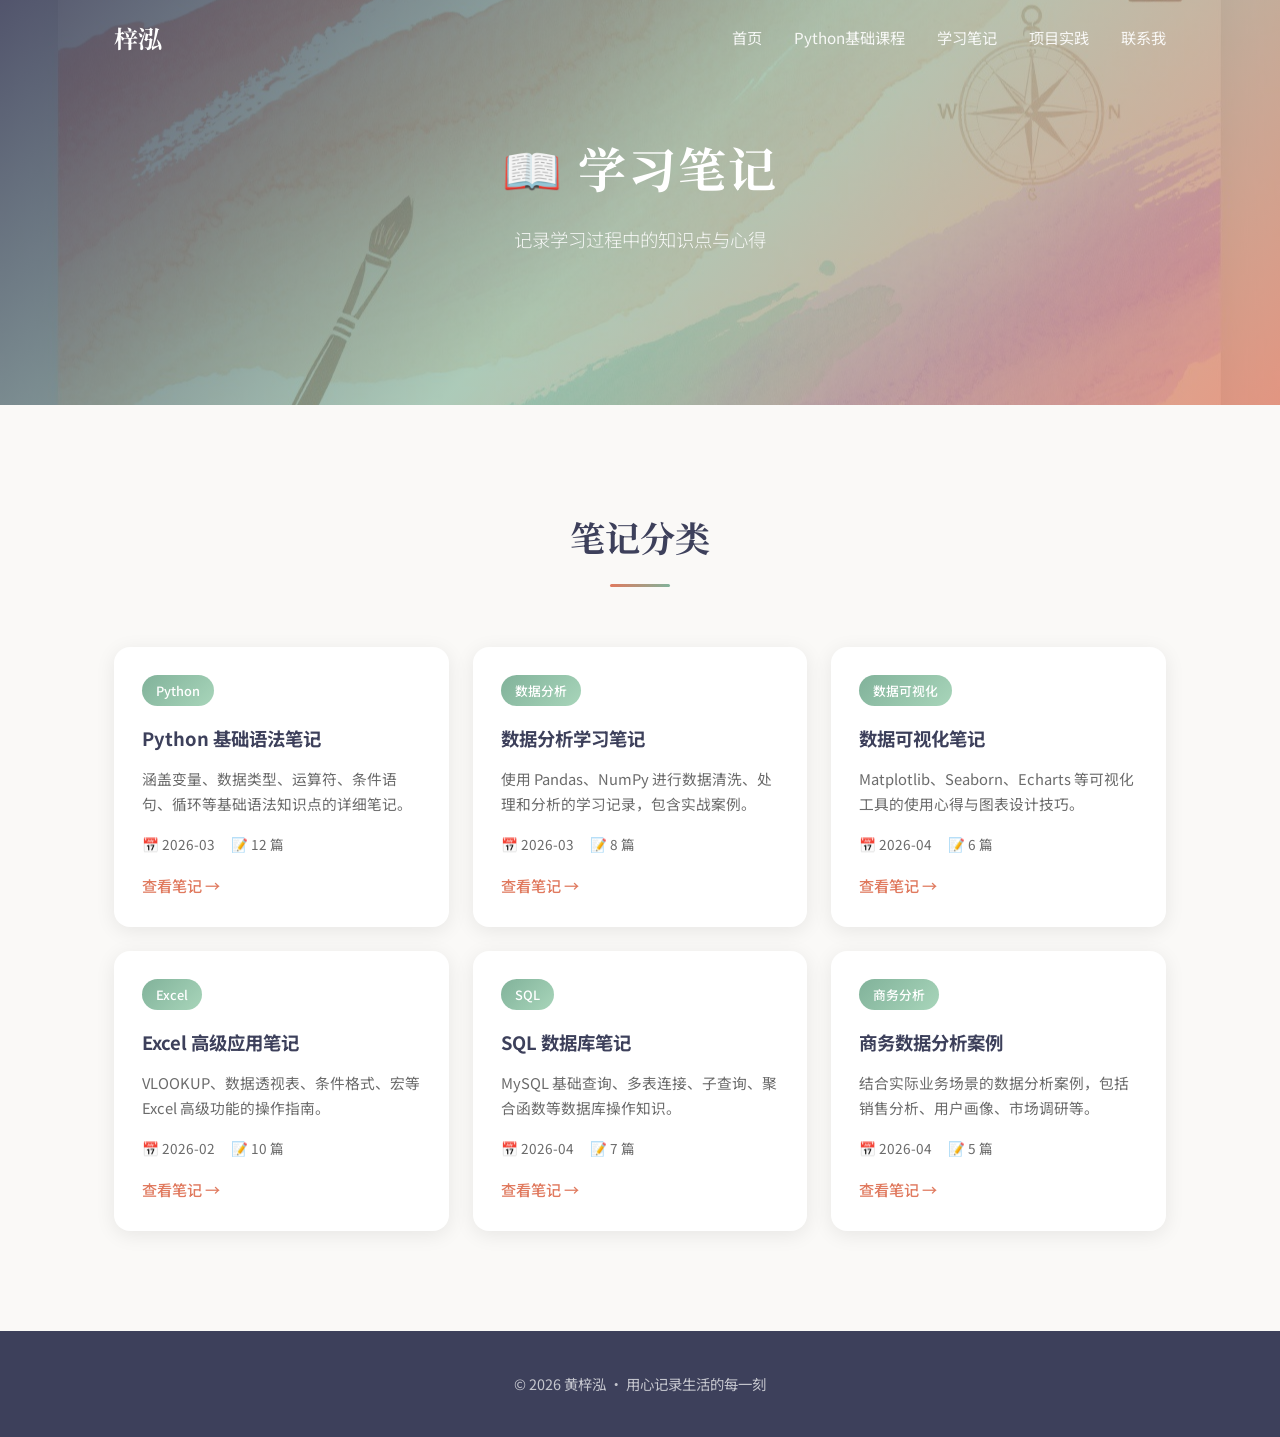
<file: notes.html>
<!DOCTYPE html>
<html lang="zh-CN">
<head>
  <meta charset="UTF-8">
  <meta name="viewport" content="width=device-width, initial-scale=1.0">
  <title>学习笔记 | 黄梓泓</title>
  <link rel="stylesheet" href="style.css">
  <link rel="preconnect" href="https://fonts.googleapis.com">
  <link href="https://fonts.googleapis.com/css2?family=Noto+Serif+SC:wght@400;700&family=Noto+Sans+SC:wght@300;400;500;700&display=swap" rel="stylesheet">
</head>
<body>
  <!-- 导航栏 -->
  <nav id="navbar" class="scrolled">
    <div class="nav-container">
      <a href="index.html" class="nav-logo">梓泓</a>
      <ul class="nav-links">
        <li><a href="index.html">首页</a></li>
        <li><a href="python.html">Python基础课程</a></li>
        <li><a href="notes.html" class="active">学习笔记</a></li>
        <li><a href="projects.html">项目实践</a></li>
        <li><a href="index.html#contact">联系我</a></li>
      </ul>
      <button class="nav-toggle" aria-label="菜单">
        <span></span><span></span><span></span>
      </button>
    </div>
  </nav>

  <!-- 页面头部 -->
  <header class="page-header">
    <div class="page-header-bg"></div>
    <div class="hero-content">
      <h1 class="hero-title">📖 学习笔记</h1>
      <p class="hero-subtitle">记录学习过程中的知识点与心得</p>
    </div>
  </header>

  <!-- 笔记内容 -->
  <section class="section">
    <div class="container">
      <h2 class="section-title">笔记分类</h2>
      <div class="notes-grid">
        <div class="note-card">
          <div class="note-category">Python</div>
          <h3>Python 基础语法笔记</h3>
          <p>涵盖变量、数据类型、运算符、条件语句、循环等基础语法知识点的详细笔记。</p>
          <div class="note-meta">
            <span>📅 2026-03</span>
            <span>📝 12 篇</span>
          </div>
          <a href="#" class="note-link">查看笔记 →</a>
        </div>
        <div class="note-card">
          <div class="note-category">数据分析</div>
          <h3>数据分析学习笔记</h3>
          <p>使用 Pandas、NumPy 进行数据清洗、处理和分析的学习记录，包含实战案例。</p>
          <div class="note-meta">
            <span>📅 2026-03</span>
            <span>📝 8 篇</span>
          </div>
          <a href="#" class="note-link">查看笔记 →</a>
        </div>
        <div class="note-card">
          <div class="note-category">数据可视化</div>
          <h3>数据可视化笔记</h3>
          <p>Matplotlib、Seaborn、Echarts 等可视化工具的使用心得与图表设计技巧。</p>
          <div class="note-meta">
            <span>📅 2026-04</span>
            <span>📝 6 篇</span>
          </div>
          <a href="#" class="note-link">查看笔记 →</a>
        </div>
        <div class="note-card">
          <div class="note-category">Excel</div>
          <h3>Excel 高级应用笔记</h3>
          <p>VLOOKUP、数据透视表、条件格式、宏等 Excel 高级功能的操作指南。</p>
          <div class="note-meta">
            <span>📅 2026-02</span>
            <span>📝 10 篇</span>
          </div>
          <a href="#" class="note-link">查看笔记 →</a>
        </div>
        <div class="note-card">
          <div class="note-category">SQL</div>
          <h3>SQL 数据库笔记</h3>
          <p>MySQL 基础查询、多表连接、子查询、聚合函数等数据库操作知识。</p>
          <div class="note-meta">
            <span>📅 2026-04</span>
            <span>📝 7 篇</span>
          </div>
          <a href="#" class="note-link">查看笔记 →</a>
        </div>
        <div class="note-card">
          <div class="note-category">商务分析</div>
          <h3>商务数据分析案例</h3>
          <p>结合实际业务场景的数据分析案例，包括销售分析、用户画像、市场调研等。</p>
          <div class="note-meta">
            <span>📅 2026-04</span>
            <span>📝 5 篇</span>
          </div>
          <a href="#" class="note-link">查看笔记 →</a>
        </div>
      </div>
    </div>
  </section>

  <!-- 页脚 -->
  <footer>
    <div class="container">
      <p>&copy; 2026 黄梓泓 · 用心记录生活的每一刻</p>
    </div>
  </footer>

  <script src="script.js"></script>
</body>
</html>
</file>
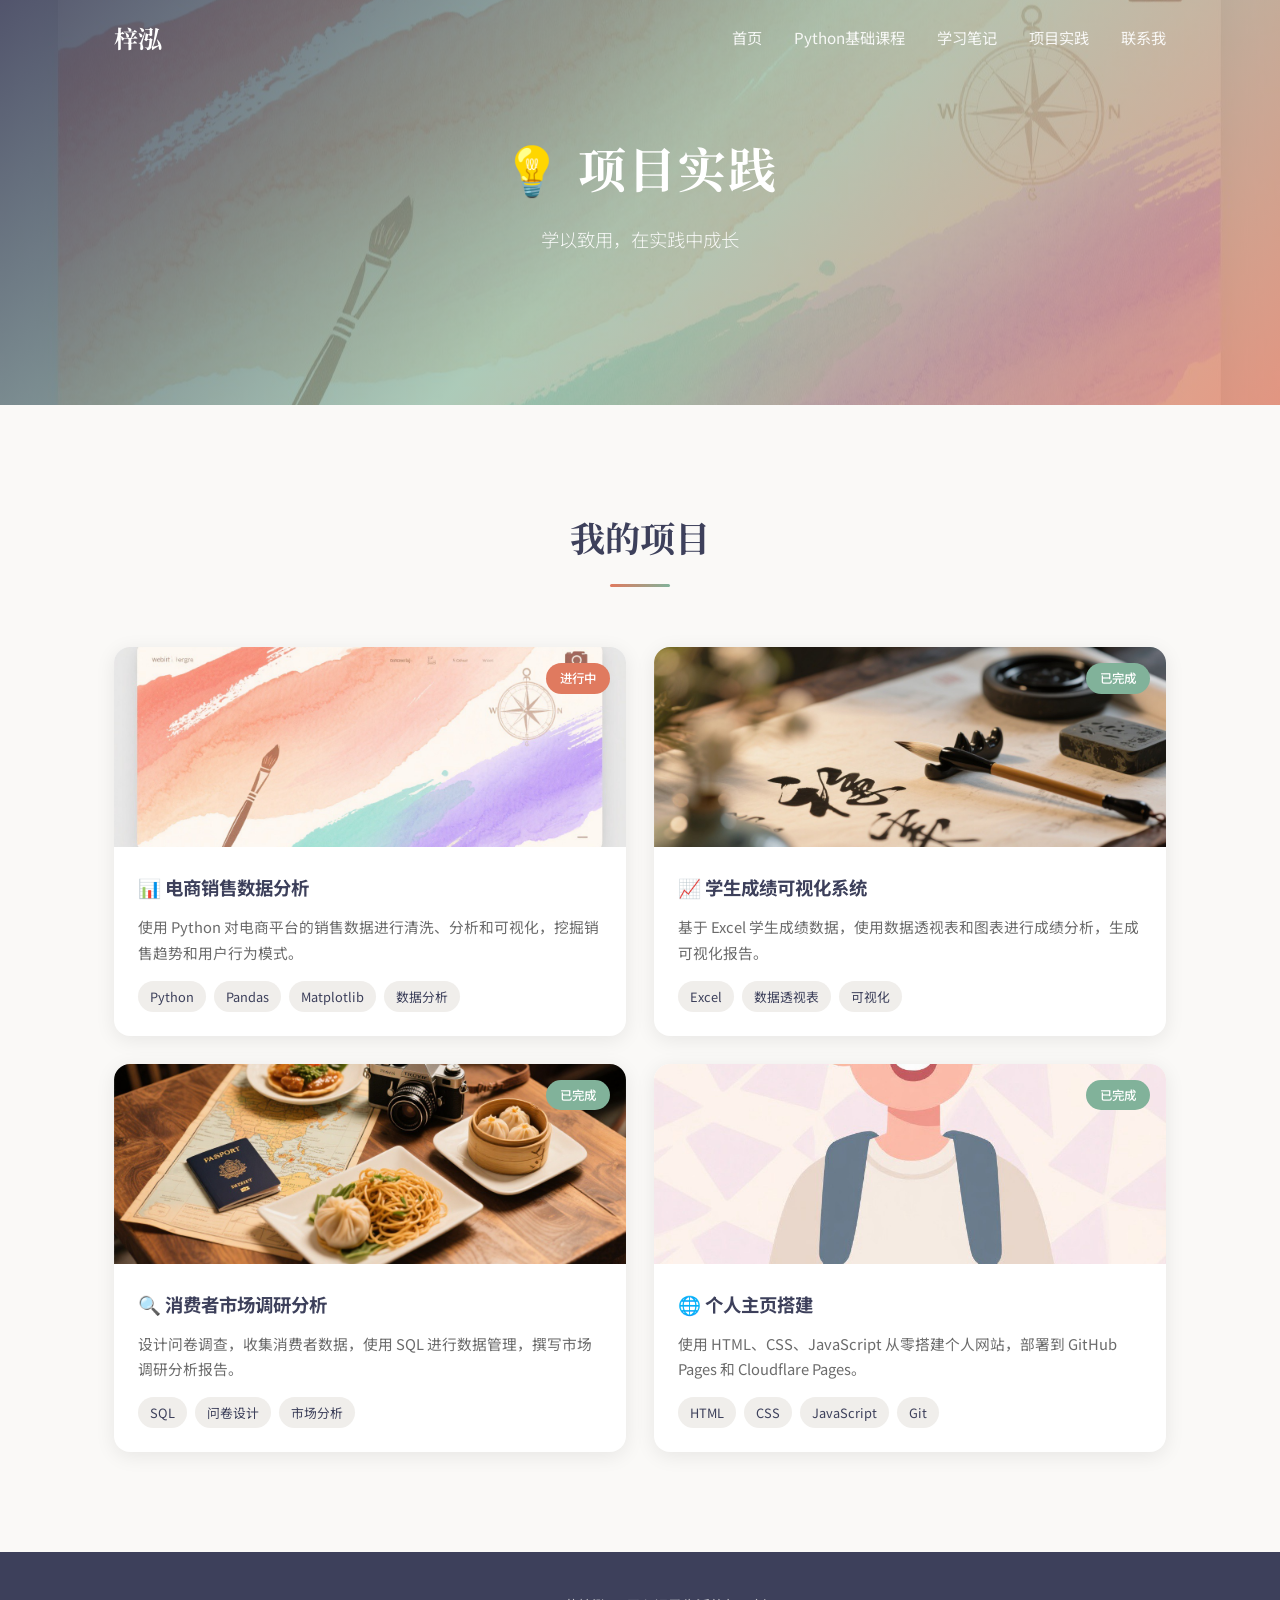
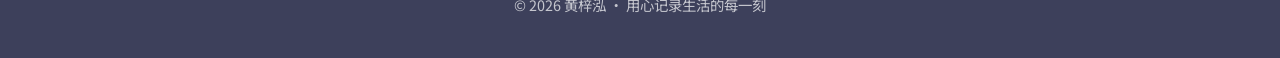
<file: projects.html>
<!DOCTYPE html>
<html lang="zh-CN">
<head>
  <meta charset="UTF-8">
  <meta name="viewport" content="width=device-width, initial-scale=1.0">
  <title>项目实践 | 黄梓泓</title>
  <link rel="stylesheet" href="style.css">
  <link rel="preconnect" href="https://fonts.googleapis.com">
  <link href="https://fonts.googleapis.com/css2?family=Noto+Serif+SC:wght@400;700&family=Noto+Sans+SC:wght@300;400;500;700&display=swap" rel="stylesheet">
</head>
<body>
  <!-- 导航栏 -->
  <nav id="navbar" class="scrolled">
    <div class="nav-container">
      <a href="index.html" class="nav-logo">梓泓</a>
      <ul class="nav-links">
        <li><a href="index.html">首页</a></li>
        <li><a href="python.html">Python基础课程</a></li>
        <li><a href="notes.html">学习笔记</a></li>
        <li><a href="projects.html" class="active">项目实践</a></li>
        <li><a href="index.html#contact">联系我</a></li>
      </ul>
      <button class="nav-toggle" aria-label="菜单">
        <span></span><span></span><span></span>
      </button>
    </div>
  </nav>

  <!-- 页面头部 -->
  <header class="page-header">
    <div class="page-header-bg"></div>
    <div class="hero-content">
      <h1 class="hero-title">💡 项目实践</h1>
      <p class="hero-subtitle">学以致用，在实践中成长</p>
    </div>
  </header>

  <!-- 项目内容 -->
  <section class="section">
    <div class="container">
      <h2 class="section-title">我的项目</h2>
      <div class="projects-grid">
        <div class="project-card">
          <div class="project-img">
            <img src="assets/hero-bg.jpg" alt="销售数据分析">
            <div class="project-status">进行中</div>
          </div>
          <div class="project-info">
            <h3>📊 电商销售数据分析</h3>
            <p>使用 Python 对电商平台的销售数据进行清洗、分析和可视化，挖掘销售趋势和用户行为模式。</p>
            <div class="project-tags">
              <span>Python</span>
              <span>Pandas</span>
              <span>Matplotlib</span>
              <span>数据分析</span>
            </div>
          </div>
        </div>
        <div class="project-card">
          <div class="project-img">
            <img src="assets/calligraphy.jpg" alt="学生成绩分析">
            <div class="project-status completed">已完成</div>
          </div>
          <div class="project-info">
            <h3>📈 学生成绩可视化系统</h3>
            <p>基于 Excel 学生成绩数据，使用数据透视表和图表进行成绩分析，生成可视化报告。</p>
            <div class="project-tags">
              <span>Excel</span>
              <span>数据透视表</span>
              <span>可视化</span>
            </div>
          </div>
        </div>
        <div class="project-card">
          <div class="project-img">
            <img src="assets/travel-food.jpg" alt="市场调研">
            <div class="project-status completed">已完成</div>
          </div>
          <div class="project-info">
            <h3>🔍 消费者市场调研分析</h3>
            <p>设计问卷调查，收集消费者数据，使用 SQL 进行数据管理，撰写市场调研分析报告。</p>
            <div class="project-tags">
              <span>SQL</span>
              <span>问卷设计</span>
              <span>市场分析</span>
            </div>
          </div>
        </div>
        <div class="project-card">
          <div class="project-img">
            <img src="assets/avatar.jpg" alt="个人网站">
            <div class="project-status completed">已完成</div>
          </div>
          <div class="project-info">
            <h3>🌐 个人主页搭建</h3>
            <p>使用 HTML、CSS、JavaScript 从零搭建个人网站，部署到 GitHub Pages 和 Cloudflare Pages。</p>
            <div class="project-tags">
              <span>HTML</span>
              <span>CSS</span>
              <span>JavaScript</span>
              <span>Git</span>
            </div>
          </div>
        </div>
      </div>
    </div>
  </section>

  <!-- 页脚 -->
  <footer>
    <div class="container">
      <p>&copy; 2026 黄梓泓 · 用心记录生活的每一刻</p>
    </div>
  </footer>

  <script src="script.js"></script>
</body>
</html>
</file>
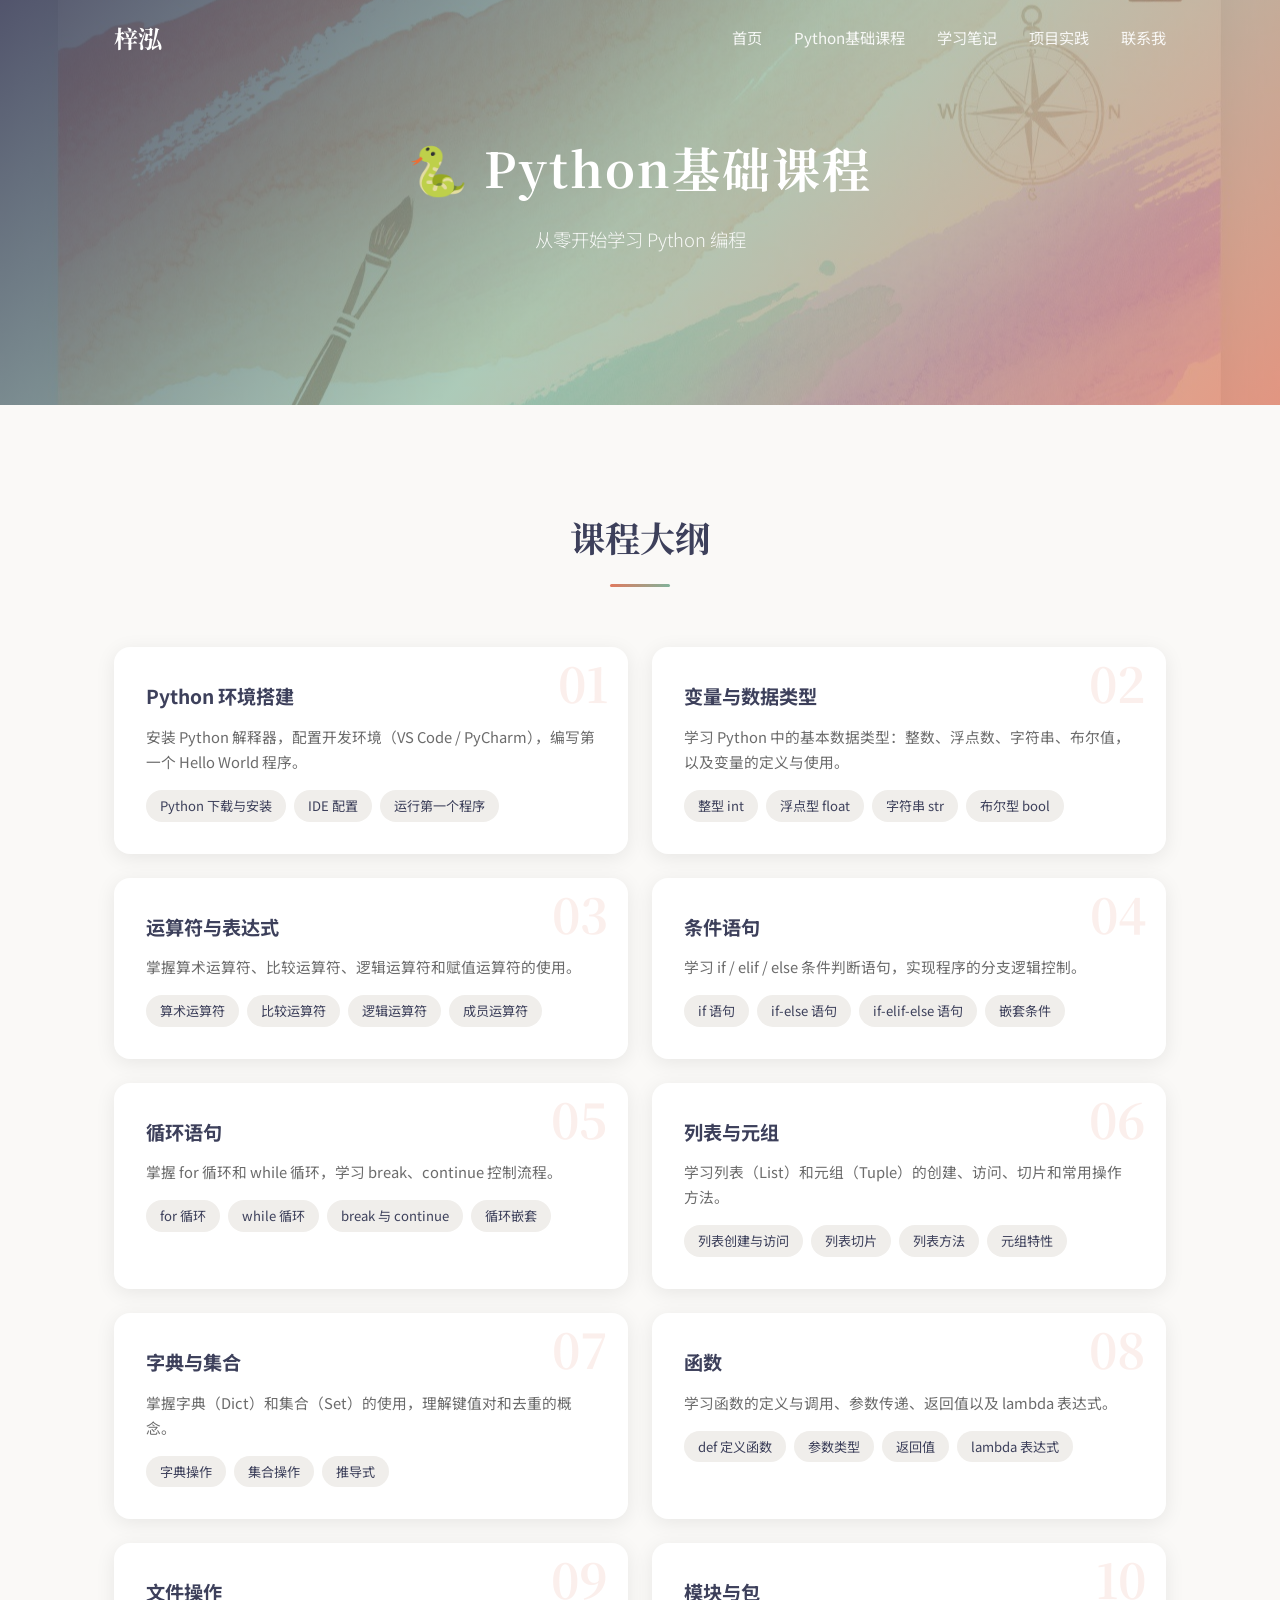
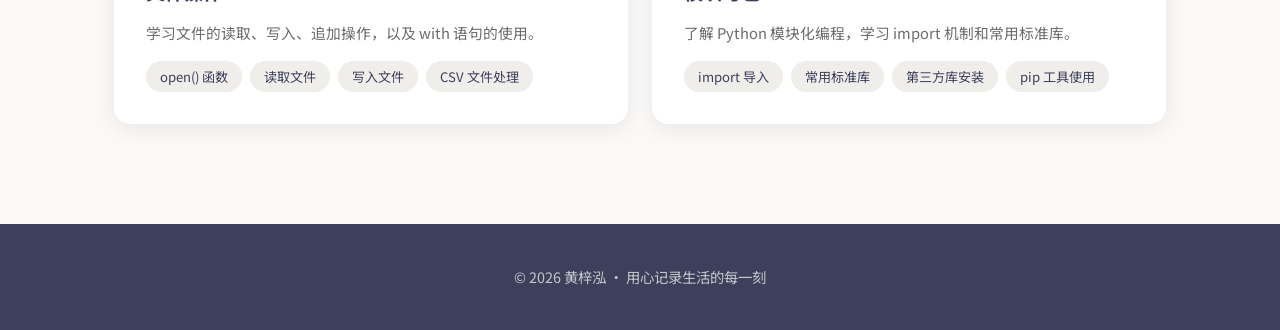
<file: python.html>
<!DOCTYPE html>
<html lang="zh-CN">
<head>
  <meta charset="UTF-8">
  <meta name="viewport" content="width=device-width, initial-scale=1.0">
  <title>Python基础课程 | 黄梓泓</title>
  <link rel="stylesheet" href="style.css">
  <link rel="preconnect" href="https://fonts.googleapis.com">
  <link href="https://fonts.googleapis.com/css2?family=Noto+Serif+SC:wght@400;700&family=Noto+Sans+SC:wght@300;400;500;700&display=swap" rel="stylesheet">
</head>
<body>
  <!-- 导航栏 -->
  <nav id="navbar" class="scrolled">
    <div class="nav-container">
      <a href="index.html" class="nav-logo">梓泓</a>
      <ul class="nav-links">
        <li><a href="index.html">首页</a></li>
        <li><a href="python.html" class="active">Python基础课程</a></li>
        <li><a href="notes.html">学习笔记</a></li>
        <li><a href="projects.html">项目实践</a></li>
        <li><a href="index.html#contact">联系我</a></li>
      </ul>
      <button class="nav-toggle" aria-label="菜单">
        <span></span><span></span><span></span>
      </button>
    </div>
  </nav>

  <!-- 页面头部 -->
  <header class="page-header">
    <div class="page-header-bg"></div>
    <div class="hero-content">
      <h1 class="hero-title">🐍 Python基础课程</h1>
      <p class="hero-subtitle">从零开始学习 Python 编程</p>
    </div>
  </header>

  <!-- 课程内容 -->
  <section class="section">
    <div class="container">
      <h2 class="section-title">课程大纲</h2>
      <div class="course-grid">
        <div class="course-card">
          <div class="course-number">01</div>
          <h3>Python 环境搭建</h3>
          <p>安装 Python 解释器，配置开发环境（VS Code / PyCharm），编写第一个 Hello World 程序。</p>
          <ul class="course-points">
            <li>Python 下载与安装</li>
            <li>IDE 配置</li>
            <li>运行第一个程序</li>
          </ul>
        </div>
        <div class="course-card">
          <div class="course-number">02</div>
          <h3>变量与数据类型</h3>
          <p>学习 Python 中的基本数据类型：整数、浮点数、字符串、布尔值，以及变量的定义与使用。</p>
          <ul class="course-points">
            <li>整型 int</li>
            <li>浮点型 float</li>
            <li>字符串 str</li>
            <li>布尔型 bool</li>
          </ul>
        </div>
        <div class="course-card">
          <div class="course-number">03</div>
          <h3>运算符与表达式</h3>
          <p>掌握算术运算符、比较运算符、逻辑运算符和赋值运算符的使用。</p>
          <ul class="course-points">
            <li>算术运算符</li>
            <li>比较运算符</li>
            <li>逻辑运算符</li>
            <li>成员运算符</li>
          </ul>
        </div>
        <div class="course-card">
          <div class="course-number">04</div>
          <h3>条件语句</h3>
          <p>学习 if / elif / else 条件判断语句，实现程序的分支逻辑控制。</p>
          <ul class="course-points">
            <li>if 语句</li>
            <li>if-else 语句</li>
            <li>if-elif-else 语句</li>
            <li>嵌套条件</li>
          </ul>
        </div>
        <div class="course-card">
          <div class="course-number">05</div>
          <h3>循环语句</h3>
          <p>掌握 for 循环和 while 循环，学习 break、continue 控制流程。</p>
          <ul class="course-points">
            <li>for 循环</li>
            <li>while 循环</li>
            <li>break 与 continue</li>
            <li>循环嵌套</li>
          </ul>
        </div>
        <div class="course-card">
          <div class="course-number">06</div>
          <h3>列表与元组</h3>
          <p>学习列表（List）和元组（Tuple）的创建、访问、切片和常用操作方法。</p>
          <ul class="course-points">
            <li>列表创建与访问</li>
            <li>列表切片</li>
            <li>列表方法</li>
            <li>元组特性</li>
          </ul>
        </div>
        <div class="course-card">
          <div class="course-number">07</div>
          <h3>字典与集合</h3>
          <p>掌握字典（Dict）和集合（Set）的使用，理解键值对和去重的概念。</p>
          <ul class="course-points">
            <li>字典操作</li>
            <li>集合操作</li>
            <li>推导式</li>
          </ul>
        </div>
        <div class="course-card">
          <div class="course-number">08</div>
          <h3>函数</h3>
          <p>学习函数的定义与调用、参数传递、返回值以及 lambda 表达式。</p>
          <ul class="course-points">
            <li>def 定义函数</li>
            <li>参数类型</li>
            <li>返回值</li>
            <li>lambda 表达式</li>
          </ul>
        </div>
        <div class="course-card">
          <div class="course-number">09</div>
          <h3>文件操作</h3>
          <p>学习文件的读取、写入、追加操作，以及 with 语句的使用。</p>
          <ul class="course-points">
            <li>open() 函数</li>
            <li>读取文件</li>
            <li>写入文件</li>
            <li>CSV 文件处理</li>
          </ul>
        </div>
        <div class="course-card">
          <div class="course-number">10</div>
          <h3>模块与包</h3>
          <p>了解 Python 模块化编程，学习 import 机制和常用标准库。</p>
          <ul class="course-points">
            <li>import 导入</li>
            <li>常用标准库</li>
            <li>第三方库安装</li>
            <li>pip 工具使用</li>
          </ul>
        </div>
      </div>
    </div>
  </section>

  <!-- 页脚 -->
  <footer>
    <div class="container">
      <p>&copy; 2026 黄梓泓 · 用心记录生活的每一刻</p>
    </div>
  </footer>

  <script src="script.js"></script>
</body>
</html>
</file>
<file: style.css>
/* ===== 基础重置 ===== */
*, *::before, *::after {
  margin: 0;
  padding: 0;
  box-sizing: border-box;
}

:root {
  --primary: #e07a5f;
  --primary-light: #f2a68d;
  --secondary: #3d405b;
  --accent: #81b29a;
  --accent-light: #a8d5ba;
  --bg: #faf9f7;
  --bg-alt: #f0eeeb;
  --text: #2d2d2d;
  --text-light: #6b6b6b;
  --white: #ffffff;
  --shadow: 0 4px 20px rgba(0,0,0,0.08);
  --shadow-hover: 0 8px 40px rgba(0,0,0,0.12);
  --radius: 16px;
  --transition: all 0.3s cubic-bezier(0.4, 0, 0.2, 1);
}

html {
  scroll-behavior: smooth;
  font-size: 16px;
}

body {
  font-family: 'Noto Sans SC', -apple-system, BlinkMacSystemFont, sans-serif;
  color: var(--text);
  background: var(--bg);
  line-height: 1.8;
  overflow-x: hidden;
}

.container {
  max-width: 1100px;
  margin: 0 auto;
  padding: 0 24px;
}

/* ===== 导航栏 ===== */
#navbar {
  position: fixed;
  top: 0;
  left: 0;
  right: 0;
  z-index: 1000;
  padding: 16px 0;
  transition: var(--transition);
}

#navbar.scrolled {
  background: rgba(255,255,255,0.95);
  backdrop-filter: blur(20px);
  box-shadow: 0 2px 20px rgba(0,0,0,0.06);
  padding: 10px 0;
}

.nav-container {
  max-width: 1100px;
  margin: 0 auto;
  padding: 0 24px;
  display: flex;
  justify-content: space-between;
  align-items: center;
}

.nav-logo {
  font-family: 'Noto Serif SC', serif;
  font-size: 1.5rem;
  font-weight: 700;
  color: var(--white);
  text-decoration: none;
  transition: var(--transition);
}

#navbar.scrolled .nav-logo {
  color: var(--secondary);
}

.nav-links {
  display: flex;
  list-style: none;
  gap: 32px;
}

.nav-links a {
  text-decoration: none;
  color: rgba(255,255,255,0.9);
  font-size: 0.95rem;
  font-weight: 400;
  transition: var(--transition);
  position: relative;
}

.nav-links a::after {
  content: '';
  position: absolute;
  bottom: -4px;
  left: 0;
  width: 0;
  height: 2px;
  background: var(--primary);
  transition: var(--transition);
}

.nav-links a:hover::after {
  width: 100%;
}

#navbar.scrolled .nav-links a {
  color: var(--text);
}

.nav-toggle {
  display: none;
  flex-direction: column;
  gap: 5px;
  background: none;
  border: none;
  cursor: pointer;
  padding: 4px;
}

.nav-toggle span {
  width: 24px;
  height: 2px;
  background: var(--white);
  border-radius: 2px;
  transition: var(--transition);
}

#navbar.scrolled .nav-toggle span {
  background: var(--secondary);
}

/* ===== Hero 首屏 ===== */
#hero {
  position: relative;
  height: 100vh;
  min-height: 600px;
  display: flex;
  align-items: center;
  justify-content: center;
  background: url('assets/hero-bg.jpg') center/cover no-repeat;
  overflow: hidden;
}

.hero-overlay {
  position: absolute;
  inset: 0;
  background: linear-gradient(
    135deg,
    rgba(61, 64, 91, 0.85) 0%,
    rgba(129, 178, 154, 0.6) 50%,
    rgba(224, 122, 95, 0.7) 100%
  );
}

.hero-content {
  position: relative;
  z-index: 2;
  text-align: center;
  color: var(--white);
  padding: 0 24px;
}

.hero-avatar {
  width: 140px;
  height: 140px;
  margin: 0 auto 28px;
  border-radius: 50%;
  overflow: hidden;
  border: 4px solid rgba(255,255,255,0.3);
  box-shadow: 0 8px 32px rgba(0,0,0,0.2);
  animation: float 3s ease-in-out infinite;
}

.hero-avatar img {
  width: 100%;
  height: 100%;
  object-fit: cover;
}

@keyframes float {
  0%, 100% { transform: translateY(0); }
  50% { transform: translateY(-10px); }
}

.hero-title {
  font-family: 'Noto Serif SC', serif;
  font-size: 3rem;
  font-weight: 700;
  margin-bottom: 12px;
  letter-spacing: 2px;
}

.hero-title .highlight {
  background: linear-gradient(135deg, var(--primary-light), var(--accent-light));
  -webkit-background-clip: text;
  -webkit-text-fill-color: transparent;
  background-clip: text;
}

.hero-subtitle {
  font-size: 1.15rem;
  font-weight: 300;
  opacity: 0.9;
  margin-bottom: 24px;
}

.hero-tags {
  display: flex;
  justify-content: center;
  flex-wrap: wrap;
  gap: 12px;
  margin-bottom: 36px;
}

.tag {
  padding: 8px 20px;
  background: rgba(255,255,255,0.15);
  backdrop-filter: blur(10px);
  border-radius: 50px;
  font-size: 0.9rem;
  border: 1px solid rgba(255,255,255,0.2);
  transition: var(--transition);
}

.tag:hover {
  background: rgba(255,255,255,0.25);
  transform: translateY(-2px);
}

.hero-btn {
  display: inline-block;
  padding: 14px 36px;
  background: var(--white);
  color: var(--secondary);
  text-decoration: none;
  border-radius: 50px;
  font-weight: 500;
  font-size: 1rem;
  transition: var(--transition);
  box-shadow: 0 4px 20px rgba(0,0,0,0.15);
}

.hero-btn:hover {
  transform: translateY(-3px);
  box-shadow: 0 8px 30px rgba(0,0,0,0.2);
}

.scroll-indicator {
  position: absolute;
  bottom: 32px;
  left: 50%;
  transform: translateX(-50%);
  z-index: 2;
}

.mouse {
  width: 26px;
  height: 40px;
  border: 2px solid rgba(255,255,255,0.5);
  border-radius: 13px;
  display: flex;
  justify-content: center;
  padding-top: 8px;
}

.wheel {
  width: 4px;
  height: 8px;
  background: rgba(255,255,255,0.7);
  border-radius: 2px;
  animation: scroll 1.5s infinite;
}

@keyframes scroll {
  0% { opacity: 1; transform: translateY(0); }
  100% { opacity: 0; transform: translateY(12px); }
}

/* ===== 通用 Section ===== */
.section {
  padding: 100px 0;
}

.section-alt {
  background: var(--bg-alt);
}

.section-title {
  font-family: 'Noto Serif SC', serif;
  font-size: 2.2rem;
  text-align: center;
  margin-bottom: 60px;
  position: relative;
  color: var(--secondary);
}

.section-title::after {
  content: '';
  display: block;
  width: 60px;
  height: 3px;
  background: linear-gradient(90deg, var(--primary), var(--accent));
  margin: 16px auto 0;
  border-radius: 2px;
}

/* ===== 关于我 ===== */
.about-grid {
  display: grid;
  grid-template-columns: 1fr 1fr;
  gap: 60px;
  align-items: start;
}

.about-text p {
  margin-bottom: 20px;
  font-size: 1.05rem;
  color: var(--text-light);
  line-height: 2;
}

.about-text strong {
  color: var(--secondary);
}

.about-stats {
  display: grid;
  grid-template-columns: 1fr 1fr;
  gap: 20px;
}

.stat-card {
  background: var(--white);
  padding: 28px 20px;
  border-radius: var(--radius);
  text-align: center;
  box-shadow: var(--shadow);
  transition: var(--transition);
}

.stat-card:hover {
  transform: translateY(-6px);
  box-shadow: var(--shadow-hover);
}

.stat-icon {
  font-size: 2.2rem;
  margin-bottom: 12px;
}

.stat-card h3 {
  font-size: 1rem;
  color: var(--secondary);
  margin-bottom: 6px;
}

.stat-card p {
  font-size: 0.85rem;
  color: var(--text-light);
}

/* ===== 教育背景 ===== */
.timeline {
  max-width: 700px;
  margin: 0 auto;
  position: relative;
  padding-left: 40px;
}

.timeline::before {
  content: '';
  position: absolute;
  left: 15px;
  top: 0;
  bottom: 0;
  width: 2px;
  background: linear-gradient(to bottom, var(--primary), var(--accent));
}

.timeline-item {
  position: relative;
  margin-bottom: 40px;
}

.timeline-dot {
  position: absolute;
  left: -33px;
  top: 8px;
  width: 14px;
  height: 14px;
  border-radius: 50%;
  background: var(--bg-alt);
  border: 3px solid var(--accent);
  transition: var(--transition);
}

.timeline-item.active .timeline-dot {
  background: var(--primary);
  border-color: var(--primary);
  box-shadow: 0 0 0 6px rgba(224, 122, 95, 0.2);
}

.timeline-content {
  background: var(--white);
  padding: 32px;
  border-radius: var(--radius);
  box-shadow: var(--shadow);
  transition: var(--transition);
}

.timeline-content:hover {
  box-shadow: var(--shadow-hover);
}

.timeline-badge {
  display: inline-block;
  padding: 4px 14px;
  background: linear-gradient(135deg, var(--primary), var(--primary-light));
  color: var(--white);
  border-radius: 50px;
  font-size: 0.8rem;
  font-weight: 500;
  margin-bottom: 12px;
}

.timeline-content h3 {
  font-size: 1.3rem;
  color: var(--secondary);
  margin-bottom: 4px;
}

.timeline-content h4 {
  font-size: 1.05rem;
  color: var(--primary);
  font-weight: 500;
  margin-bottom: 12px;
}

.timeline-content p {
  color: var(--text-light);
  font-size: 0.95rem;
  line-height: 1.8;
  margin-bottom: 16px;
}

.timeline-skills {
  display: flex;
  flex-wrap: wrap;
  gap: 8px;
}

.timeline-skills span {
  padding: 4px 14px;
  background: var(--bg-alt);
  border-radius: 50px;
  font-size: 0.82rem;
  color: var(--secondary);
  border: 1px solid rgba(0,0,0,0.06);
}

/* ===== 兴趣爱好 ===== */
.hobbies-grid {
  display: grid;
  grid-template-columns: 1fr 1fr;
  gap: 32px;
}

.hobby-card {
  background: var(--white);
  border-radius: var(--radius);
  overflow: hidden;
  box-shadow: var(--shadow);
  transition: var(--transition);
}

.hobby-card:hover {
  transform: translateY(-8px);
  box-shadow: var(--shadow-hover);
}

.hobby-img {
  position: relative;
  height: 240px;
  overflow: hidden;
}

.hobby-img img {
  width: 100%;
  height: 100%;
  object-fit: cover;
  transition: transform 0.6s ease;
}

.hobby-card:hover .hobby-img img {
  transform: scale(1.08);
}

.hobby-overlay {
  position: absolute;
  inset: 0;
  background: rgba(61, 64, 91, 0.4);
  display: flex;
  align-items: center;
  justify-content: center;
  opacity: 0;
  transition: var(--transition);
}

.hobby-card:hover .hobby-overlay {
  opacity: 1;
}

.hobby-overlay span {
  font-size: 3rem;
  transform: scale(0.5);
  transition: var(--transition);
}

.hobby-card:hover .hobby-overlay span {
  transform: scale(1);
}

.hobby-info {
  padding: 28px;
}

.hobby-info h3 {
  font-size: 1.25rem;
  color: var(--secondary);
  margin-bottom: 10px;
}

.hobby-info p {
  color: var(--text-light);
  font-size: 0.95rem;
  line-height: 1.8;
}

/* ===== 作品集 ===== */
.gallery-grid {
  display: grid;
  grid-template-columns: repeat(3, 1fr);
  grid-auto-rows: 220px;
  gap: 16px;
}

.gallery-item {
  position: relative;
  border-radius: var(--radius);
  overflow: hidden;
  cursor: pointer;
}

.gallery-item.large {
  grid-column: span 2;
}

.gallery-item img {
  width: 100%;
  height: 100%;
  object-fit: cover;
  transition: transform 0.6s ease;
}

.gallery-item:hover img {
  transform: scale(1.1);
}

.gallery-caption {
  position: absolute;
  bottom: 0;
  left: 0;
  right: 0;
  padding: 20px;
  background: linear-gradient(transparent, rgba(0,0,0,0.7));
  color: var(--white);
  transform: translateY(100%);
  transition: var(--transition);
}

.gallery-item:hover .gallery-caption {
  transform: translateY(0);
}

.gallery-caption h4 {
  font-size: 1.05rem;
  margin-bottom: 4px;
}

.gallery-caption p {
  font-size: 0.85rem;
  opacity: 0.8;
}

/* ===== 联系我 ===== */
.contact-content {
  text-align: center;
  max-width: 600px;
  margin: 0 auto;
}

.contact-desc {
  font-size: 1.1rem;
  color: var(--text-light);
  margin-bottom: 40px;
  line-height: 1.8;
}

.contact-links {
  display: flex;
  justify-content: center;
  gap: 24px;
}

.contact-card {
  display: flex;
  align-items: center;
  gap: 12px;
  padding: 16px 32px;
  background: var(--white);
  border-radius: var(--radius);
  text-decoration: none;
  color: var(--secondary);
  font-weight: 500;
  box-shadow: var(--shadow);
  transition: var(--transition);
}

.contact-card:hover {
  transform: translateY(-4px);
  box-shadow: var(--shadow-hover);
  color: var(--primary);
}

.contact-icon {
  width: 24px;
  height: 24px;
}

.contact-icon svg {
  width: 100%;
  height: 100%;
}

/* ===== 页脚 ===== */
footer {
  padding: 40px 0;
  text-align: center;
  background: var(--secondary);
  color: rgba(255,255,255,0.7);
  font-size: 0.9rem;
}

/* ===== 子页面头部 ===== */
.page-header {
  position: relative;
  height: 45vh;
  min-height: 320px;
  display: flex;
  align-items: center;
  justify-content: center;
  background: url('assets/hero-bg.jpg') center/cover no-repeat;
  overflow: hidden;
}

.page-header-bg {
  position: absolute;
  inset: 0;
  background: linear-gradient(
    135deg,
    rgba(61, 64, 91, 0.88) 0%,
    rgba(129, 178, 154, 0.65) 50%,
    rgba(224, 122, 95, 0.75) 100%
  );
}

.page-header .hero-content {
  position: relative;
  z-index: 2;
  text-align: center;
  color: var(--white);
  padding: 0 24px;
}

/* ===== 课程卡片 ===== */
.course-grid {
  display: grid;
  grid-template-columns: repeat(2, 1fr);
  gap: 24px;
}

.course-card {
  background: var(--white);
  padding: 32px;
  border-radius: var(--radius);
  box-shadow: var(--shadow);
  transition: var(--transition);
  position: relative;
  overflow: hidden;
}

.course-card:hover {
  transform: translateY(-6px);
  box-shadow: var(--shadow-hover);
}

.course-number {
  font-family: 'Noto Serif SC', serif;
  font-size: 3rem;
  font-weight: 700;
  color: rgba(224, 122, 95, 0.12);
  position: absolute;
  top: 12px;
  right: 20px;
  line-height: 1;
}

.course-card h3 {
  font-size: 1.2rem;
  color: var(--secondary);
  margin-bottom: 10px;
}

.course-card > p {
  color: var(--text-light);
  font-size: 0.92rem;
  line-height: 1.7;
  margin-bottom: 16px;
}

.course-points {
  list-style: none;
  display: flex;
  flex-wrap: wrap;
  gap: 8px;
}

.course-points li {
  padding: 4px 14px;
  background: var(--bg-alt);
  border-radius: 50px;
  font-size: 0.82rem;
  color: var(--secondary);
}

/* ===== 笔记卡片 ===== */
.notes-grid {
  display: grid;
  grid-template-columns: repeat(3, 1fr);
  gap: 24px;
}

.note-card {
  background: var(--white);
  padding: 28px;
  border-radius: var(--radius);
  box-shadow: var(--shadow);
  transition: var(--transition);
  display: flex;
  flex-direction: column;
}

.note-card:hover {
  transform: translateY(-6px);
  box-shadow: var(--shadow-hover);
}

.note-category {
  display: inline-block;
  padding: 4px 14px;
  background: linear-gradient(135deg, var(--accent), var(--accent-light));
  color: var(--white);
  border-radius: 50px;
  font-size: 0.8rem;
  font-weight: 500;
  margin-bottom: 16px;
  align-self: flex-start;
}

.note-card h3 {
  font-size: 1.15rem;
  color: var(--secondary);
  margin-bottom: 10px;
}

.note-card > p {
  color: var(--text-light);
  font-size: 0.92rem;
  line-height: 1.7;
  flex: 1;
  margin-bottom: 16px;
}

.note-meta {
  display: flex;
  gap: 16px;
  margin-bottom: 16px;
  font-size: 0.85rem;
  color: var(--text-light);
}

.note-link {
  display: inline-block;
  color: var(--primary);
  text-decoration: none;
  font-weight: 500;
  font-size: 0.95rem;
  transition: var(--transition);
}

.note-link:hover {
  color: var(--secondary);
  transform: translateX(4px);
  display: inline-block;
}

/* ===== 项目卡片 ===== */
.projects-grid {
  display: grid;
  grid-template-columns: repeat(2, 1fr);
  gap: 28px;
}

.project-card {
  background: var(--white);
  border-radius: var(--radius);
  overflow: hidden;
  box-shadow: var(--shadow);
  transition: var(--transition);
}

.project-card:hover {
  transform: translateY(-8px);
  box-shadow: var(--shadow-hover);
}

.project-img {
  position: relative;
  height: 200px;
  overflow: hidden;
}

.project-img img {
  width: 100%;
  height: 100%;
  object-fit: cover;
  transition: transform 0.6s ease;
}

.project-card:hover .project-img img {
  transform: scale(1.08);
}

.project-status {
  position: absolute;
  top: 16px;
  right: 16px;
  padding: 4px 14px;
  background: var(--primary);
  color: var(--white);
  border-radius: 50px;
  font-size: 0.78rem;
  font-weight: 500;
}

.project-status.completed {
  background: var(--accent);
}

.project-info {
  padding: 24px;
}

.project-info h3 {
  font-size: 1.15rem;
  color: var(--secondary);
  margin-bottom: 10px;
}

.project-info > p {
  color: var(--text-light);
  font-size: 0.92rem;
  line-height: 1.7;
  margin-bottom: 16px;
}

.project-tags {
  display: flex;
  flex-wrap: wrap;
  gap: 8px;
}

.project-tags span {
  padding: 4px 12px;
  background: var(--bg-alt);
  border-radius: 50px;
  font-size: 0.8rem;
  color: var(--secondary);
}

/* ===== 动画 ===== */
.fade-in {
  opacity: 0;
  transform: translateY(30px);
  transition: opacity 0.6s ease, transform 0.6s ease;
}

.fade-in.visible {
  opacity: 1;
  transform: translateY(0);
}

/* ===== 响应式 ===== */
@media (max-width: 768px) {
  .nav-links {
    display: none;
    position: absolute;
    top: 100%;
    left: 0;
    right: 0;
    background: rgba(255,255,255,0.98);
    backdrop-filter: blur(20px);
    flex-direction: column;
    padding: 20px 24px;
    gap: 16px;
    box-shadow: 0 4px 20px rgba(0,0,0,0.1);
  }

  .nav-links.active {
    display: flex;
  }

  .nav-links a {
    color: var(--text) !important;
  }

  .nav-toggle {
    display: flex;
  }

  .hero-title {
    font-size: 2rem;
  }

  .hero-subtitle {
    font-size: 1rem;
  }

  .about-grid {
    grid-template-columns: 1fr;
    gap: 40px;
  }

  .hobbies-grid {
    grid-template-columns: 1fr;
  }

  .course-grid {
    grid-template-columns: 1fr;
  }

  .notes-grid {
    grid-template-columns: 1fr;
  }

  .projects-grid {
    grid-template-columns: 1fr;
  }

  .gallery-grid {
    grid-template-columns: 1fr 1fr;
    grid-auto-rows: 180px;
  }

  .gallery-item.large {
    grid-column: span 2;
  }

  .section {
    padding: 70px 0;
  }

  .section-title {
    font-size: 1.8rem;
    margin-bottom: 40px;
  }
}

@media (max-width: 480px) {
  .gallery-grid {
    grid-template-columns: 1fr;
    grid-auto-rows: 200px;
  }

  .gallery-item.large {
    grid-column: span 1;
  }

  .contact-links {
    flex-direction: column;
    align-items: center;
  }

  .hero-avatar {
    width: 110px;
    height: 110px;
  }

  .hero-tags {
    gap: 8px;
  }

  .tag {
    padding: 6px 14px;
    font-size: 0.82rem;
  }
}
</file>
